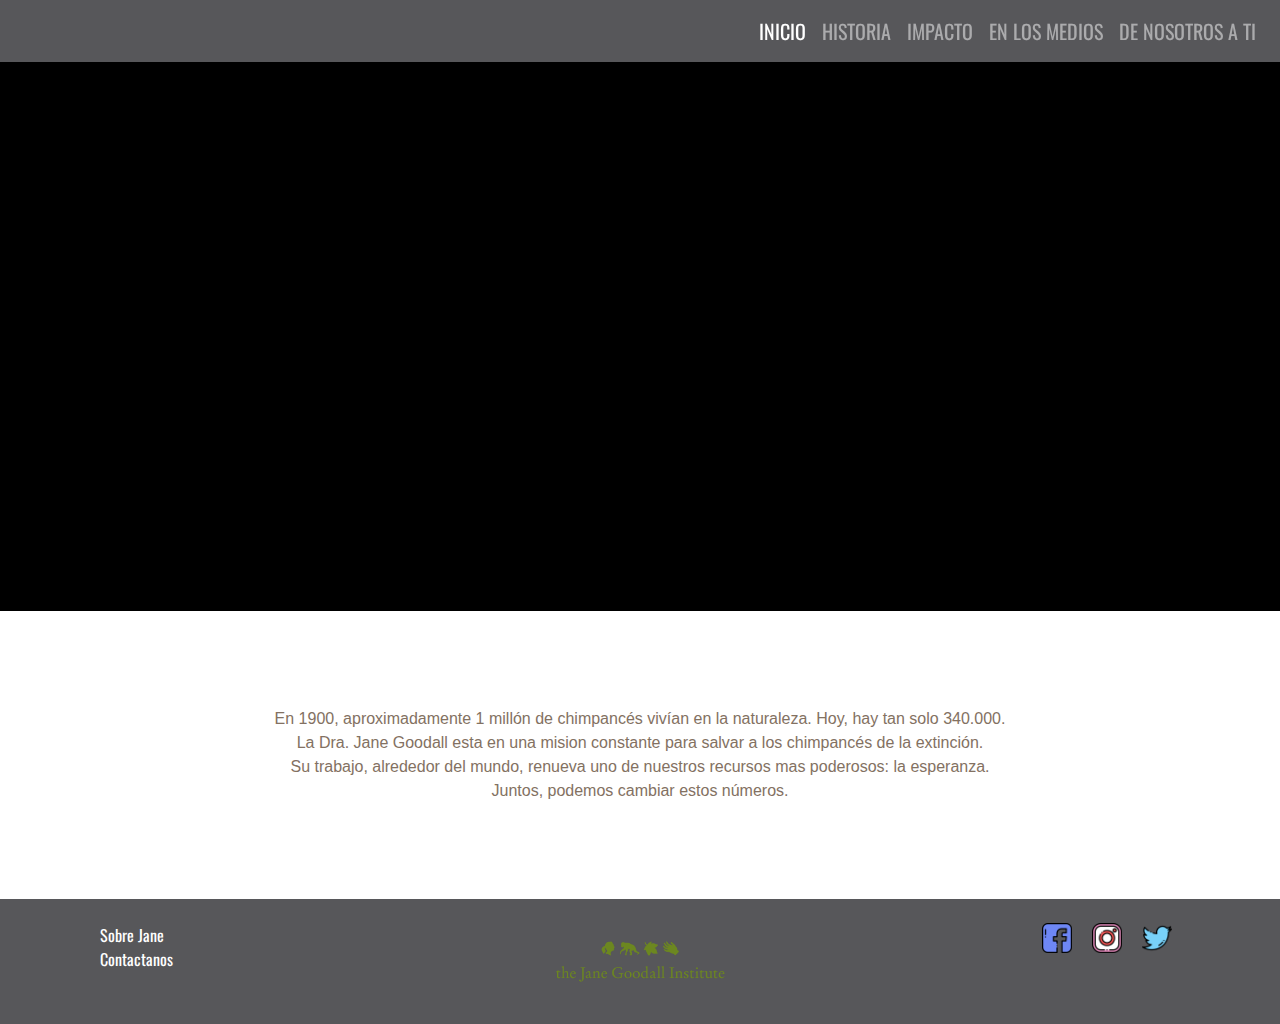
<file: index.html>
<!DOCTYPE html>
<html lang="en">

<head>
  <meta charset="UTF-8">
  <meta name="viewport" content="width=device-width, initial-scale=1, shrink-to-fit=no">
  <title>Inicio</title>
  <!-- Bootstrap CSS -->
  <link rel="stylesheet" href="bootstrap-4.5.0-dist/css/bootstrap.min.css">
  <link rel="stylesheet" href="css/style.css">
  <link rel="stylesheet" href="css/index.css">
  <link href="https://fonts.googleapis.com/css2?family=Oswald:wght@200;300;400;469;500;600;700&display=swap"
    rel="stylesheet">

</head>

<body>

  <!-- NavBar -->
  <header>
    <nav class="navbar navbar-expand-md navbar-dark navbar-bg fixed-top">
      <button class="navbar-toggler" type="button" data-toggle="collapse" data-target="#navbar">
        <span class="navbar-toggler-icon"></span>
      </button>
      <div class="collapse navbar-collapse justify-content-md-end" id="navbar">
        <ul class="navbar-nav">
          <li class="nav-item active">
            <a class="nav-link" href="#">INICIO</a>
          </li>
          <li class="nav-item">
            <a class="nav-link" href="historia.html">HISTORIA</a>
          </li>
          <li class="nav-item">
            <a class="nav-link" href="impacto.html">IMPACTO</a>
          </li>
          <li class="nav-item">
            <a class="nav-link" href="medios.html">EN LOS MEDIOS</a>
          </li>
          <li class="nav-item">
            <a class="nav-link" href="nosotros.html">DE NOSOTROS A TI</a>
          </li>
        </ul>
      </div>
    </nav>
  </header>

  <!-- Loading animation -->
  <div id="preloader" class="row align-items-center justify-content-center placeholder">
    <div class="d-flex ">
      <div class="spinner-border text-success" role="status"></div>
    </div>
    <p class="m-4 text-success"> Cargando...</p>
  </div>

  <!-- main  -->
  <main id="main" role="main" class="main container-main hide">
    <div class="bg-negro mh-100">
      <div class="embed-responsive embed-responsive-21by9">
        <iframe class="embed-responsive-item" src="https://www.youtube.com/embed/jVpvln_pSQc?autoplay=1"
          allowfullscreen></iframe>
      </div>
    </div>
        
        <div class="container p-5">
      <p class="m-5 text-center quote-text">
                                          
        En 1900, aproximadamente 1 millón de chimpancés vivían en la naturaleza. Hoy, hay tan solo 340.000.<br>
        La Dra. Jane Goodall esta en una mision constante para salvar a los chimpancés de la extinción.<br>
        Su trabajo, alrededor del mundo, renueva uno de nuestros recursos mas poderosos: la esperanza.<br>
        Juntos, podemos cambiar estos números.
      </p>
    </div>
  </main>

  <!-- Footer  -->
  <footer class="py-4 footer">
    <div class="row container mx-auto ">
      <div class="col-12 col-md text-center text-md-left">
        <ul class="list-unstyled text-small">
          <li><a href="cv.html" class="text-white">Sobre Jane</a></li>
          <li><a href="contacto.html" class="text-white">Contactanos</a></li>
        </ul>
      </div>
      <div class="col-12 col-md text-center">
        <img src="assets/Institutologo.png" alt="logo" width="200" height="auto">
      </div>
      <div class="col-12 col-md text-center text-md-right">
        <a href="https://www.facebook.com">
          <img src="assets/facebook.png" class="mx-2 rrss" alt="" width="30" height="30">
        </a>
        <a href="https://instagram.com">
          <img src="assets/instagram.png" class="mx-2 rrss" alt="" width="30" height="30">
        </a>
        <a href="https://twitter.com">
          <img src="assets/twitter.png" class="mx-2 rrss" alt="" width="30" height="30">
        </a>
      </div>
    </div>
  </footer>

  <!-- Scripts -->
  <script src="js/jquery-3.0.0.js"></script>
  <script src="bootstrap-4.5.0-dist/js/bootstrap.bundle.min.js"></script>
  <script src="js/index.js"></script>
</body>

</html>
</file>
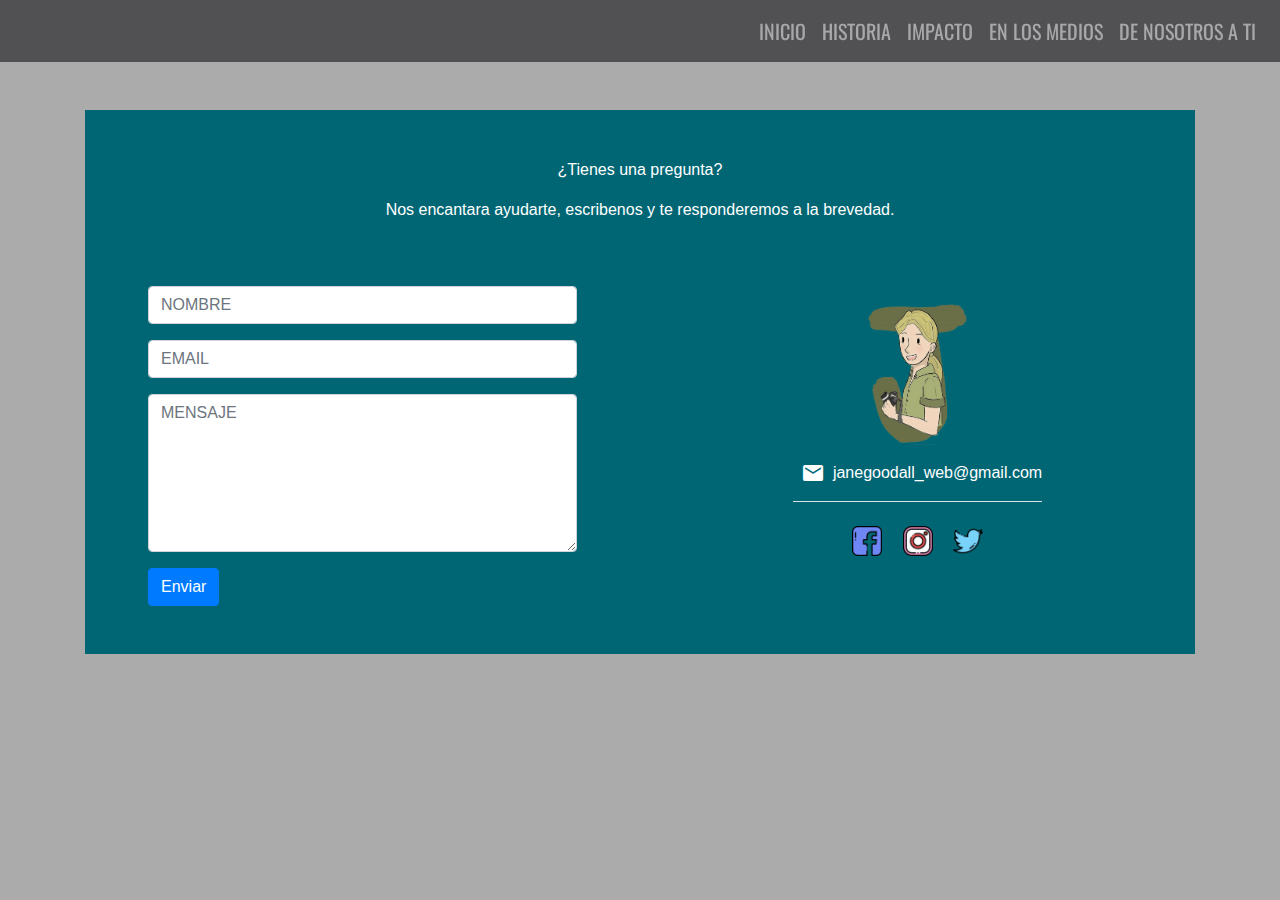
<file: contacto.html>
<!DOCTYPE html>
<html lang="en">

<head>
  <meta charset="UTF-8">
  <meta name="viewport" content="width=device-width, initial-scale=1, shrink-to-fit=no">
  <title>Contacto</title>
  <!-- Bootstrap CSS -->
  <link rel="stylesheet" href="bootstrap-4.5.0-dist/css/bootstrap.min.css">
  <link rel="stylesheet" href="css/style.css">
  <link rel="stylesheet" href="css/contacto.css">
  <link href="https://fonts.googleapis.com/css2?family=Oswald:wght@200;300;400;469;500;600;700&display=swap"
    rel="stylesheet">
  <link rel="stylesheet" href="https://fonts.googleapis.com/icon?family=Material+Icons">

</head>

<body class="main-bg">

  <!-- NavBar -->
  <header>
    <nav class="navbar navbar-expand-md navbar-dark navbar-bg fixed-top">
      <button class="navbar-toggler" type="button" data-toggle="collapse" data-target="#navbar">
        <span class="navbar-toggler-icon"></span>
      </button>
      <div class="collapse navbar-collapse justify-content-md-end" id="navbar">
        <ul class="navbar-nav">
          <li class="nav-item">
            <a class="nav-link" href="index.html">INICIO</a>
          </li>
          <li class="nav-item">
            <a class="nav-link" href="historia.html">HISTORIA</a>
          </li>
          <li class="nav-item">
            <a class="nav-link" href="impacto.html">IMPACTO</a>
          </li>
          <li class="nav-item">
            <a class="nav-link" href="medios.html">EN LOS MEDIOS</a>
          </li>
          <li class="nav-item">
            <a class="nav-link" href="nosotros.html">DE NOSOTROS A TI</a>
          </li>
        </ul>
      </div>
    </nav>
  </header>

  <!-- Loading animation -->
  <div id="preloader" class="row align-items-center justify-content-center placeholder">
    <div class="d-flex ">
      <div class="spinner-border text-success" role="status"></div>
    </div>
    <p class="m-4 text-success"> Cargando...</p>
  </div>

  <!-- main  -->
  <main id="main" role="main" class="main hide">

    <div class="pt-5 container">
      <div class="d-flex flex-column  text-white bg-petroleo">
       
        <div class="text-center mx-4 pt-5">
          <p>¿Tienes una pregunta?</p>
          <p>Nos encantara ayudarte, escribenos y te responderemos a la brevedad.</p>
        </div>
        <div class="row m-0">
          <div class="col-12 col-md-6">

            <form action="" class="m-5">
              <div class="form-group">
                <input type="text" class="form-control" id="name" placeholder="NOMBRE" name="name" required>
    
              </div>
              <div class="form-group">
                <input type="email" class="form-control" id="email" placeholder="EMAIL" name="email" required>
              </div>
              <div class="form-group">
                <textarea class="form-control" id="message" rows="6" placeholder="MENSAJE" name="message"
                  required></textarea>
              </div>
              <button type="submit" class="btn btn-primary">Enviar</button>
            </form>

          </div>
          <div class="mb-4 col-12 col-md-6 d-flex flex-column justify-content-center align-items-center">
            <img src="assets/jane-logo.png" alt="" width="100px" class="m-3">
            <div class="d-flex justify-content-center border-bottom">
              <a href="mailto:janegoodall_web@gmail.com" class="text-white">
                <i class="material-icons mx-2">mail</i>
              </a>
              <a href="mailto:janegoodall_web@gmail.com" class="text-white">
                <p>janegoodall_web@gmail.com</p>
              </a>
            </div>
            <div class="m-4">
              <a href="https://www.facebook.com">
                <img src="assets/facebook.png" class="mx-2 rrss" alt="" width="30" height="30">
              </a>
              <a href="https://instagram.com">
                <img src="assets/instagram.png" class="mx-2 rrss" alt="" width="30" height="30">
              </a>
              <a href="https://twitter.com">
                <img src="assets/twitter.png" class="mx-2 rrss" alt="" width="30" height="30">
              </a>
            </div>
          </div>
        </div>
      </div>
    </div>
  </main>

  <!-- Scripts -->
  <script src="js/jquery-3.0.0.js"></script>
  <script src="bootstrap-4.5.0-dist/js/bootstrap.bundle.min.js"></script>
  <script src="js/index.js"></script>
</body>

</html>
</file>
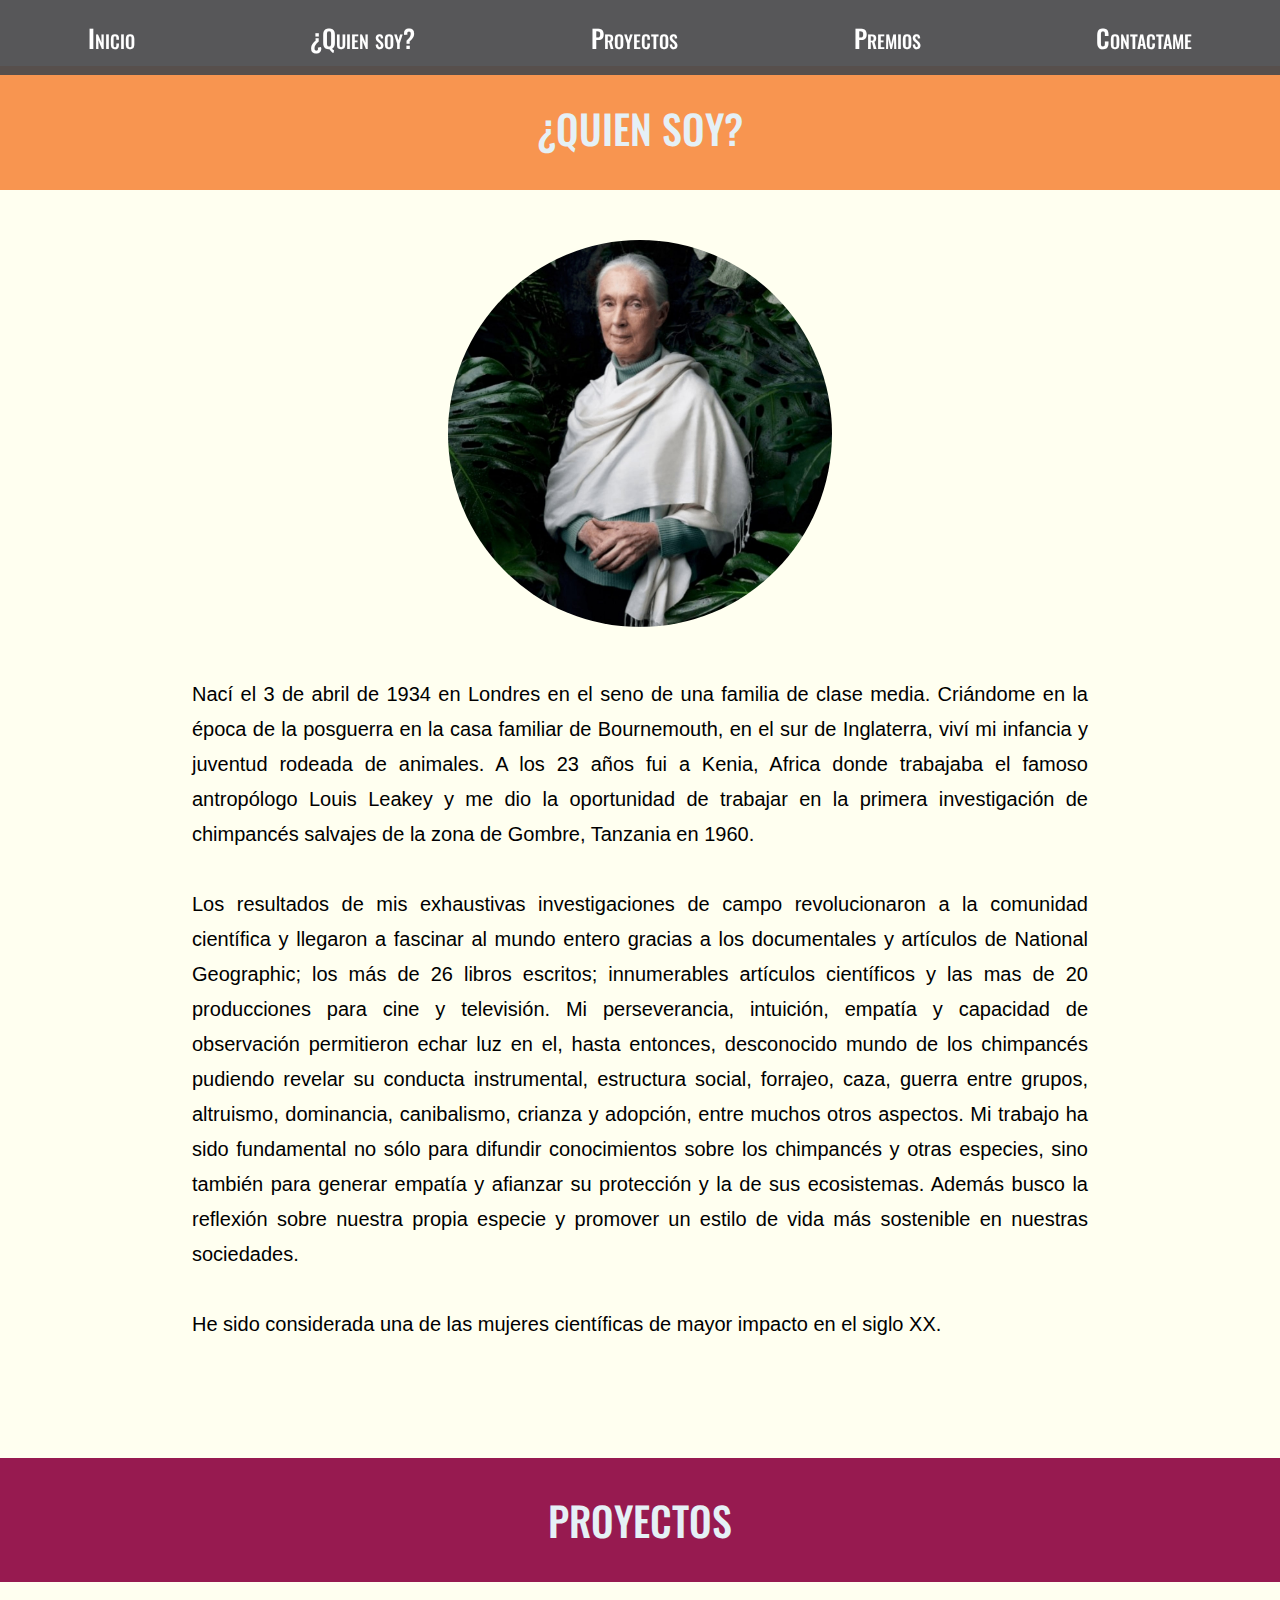
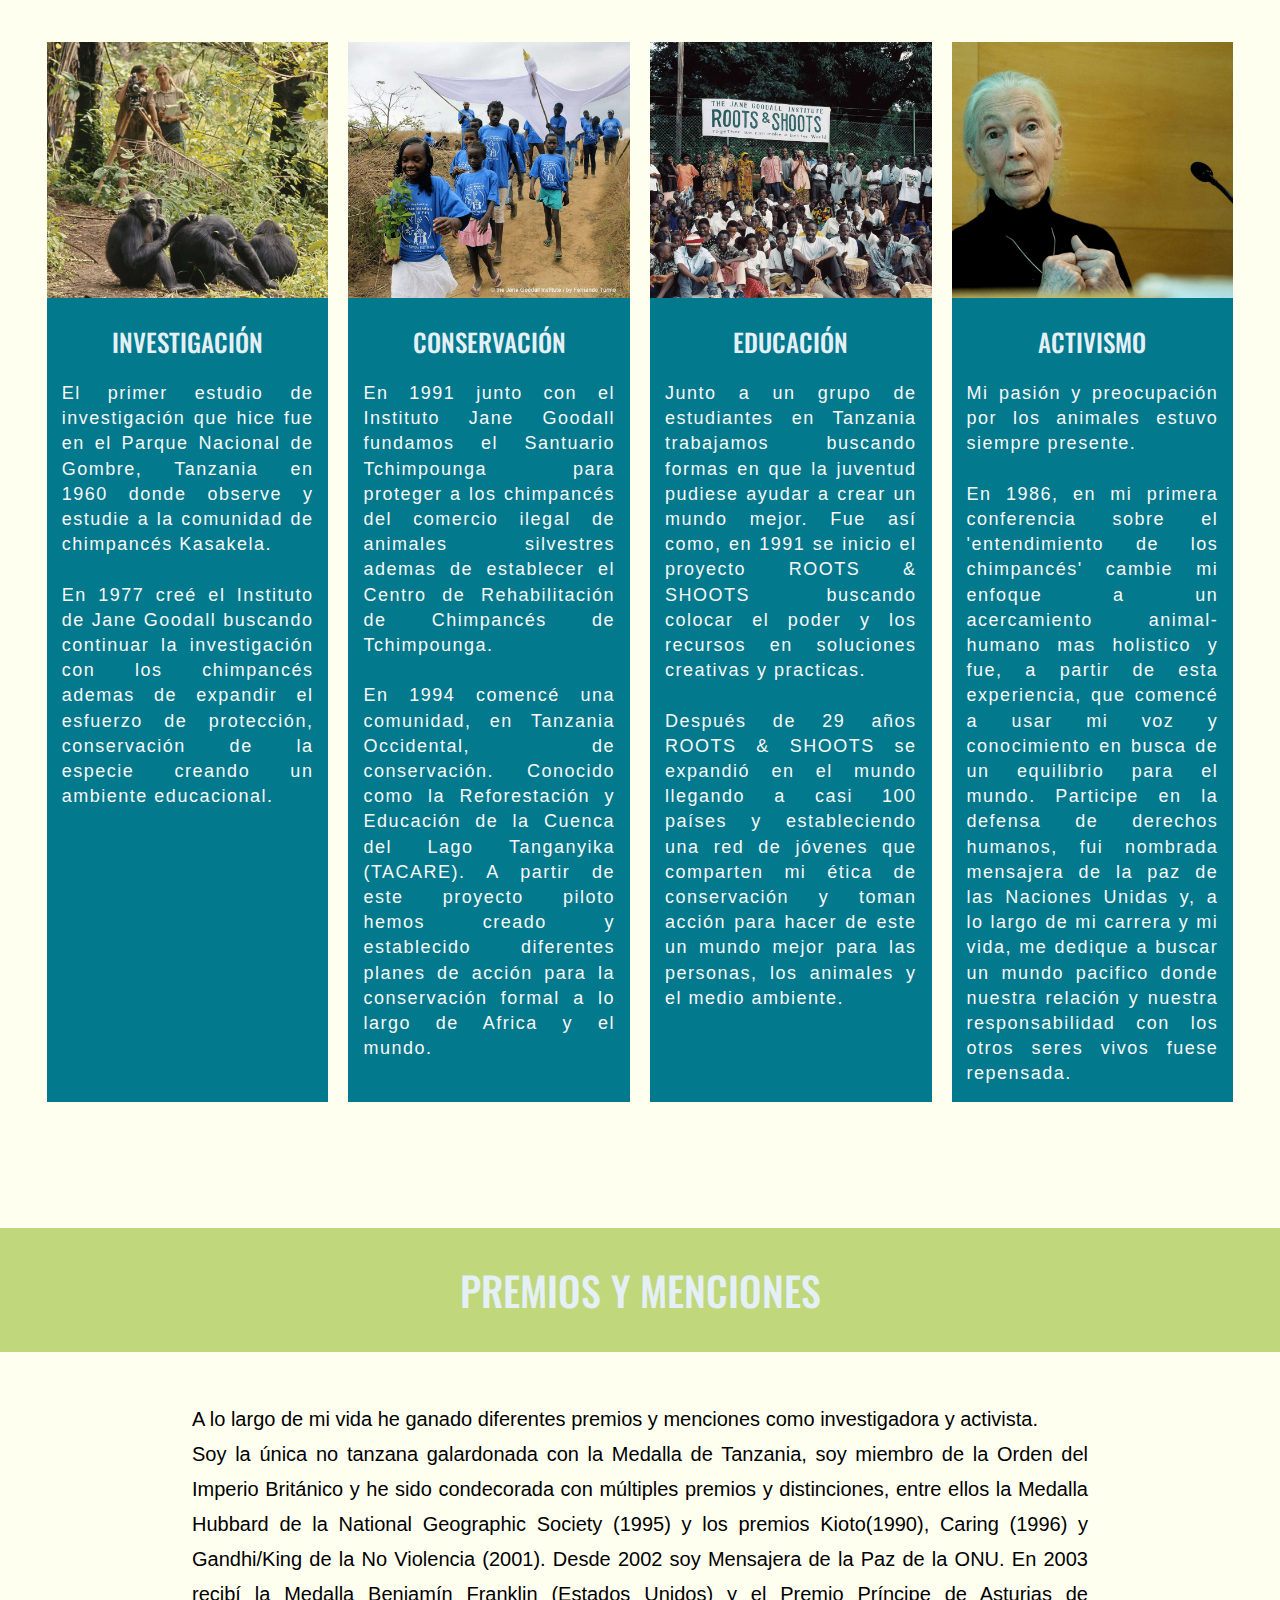
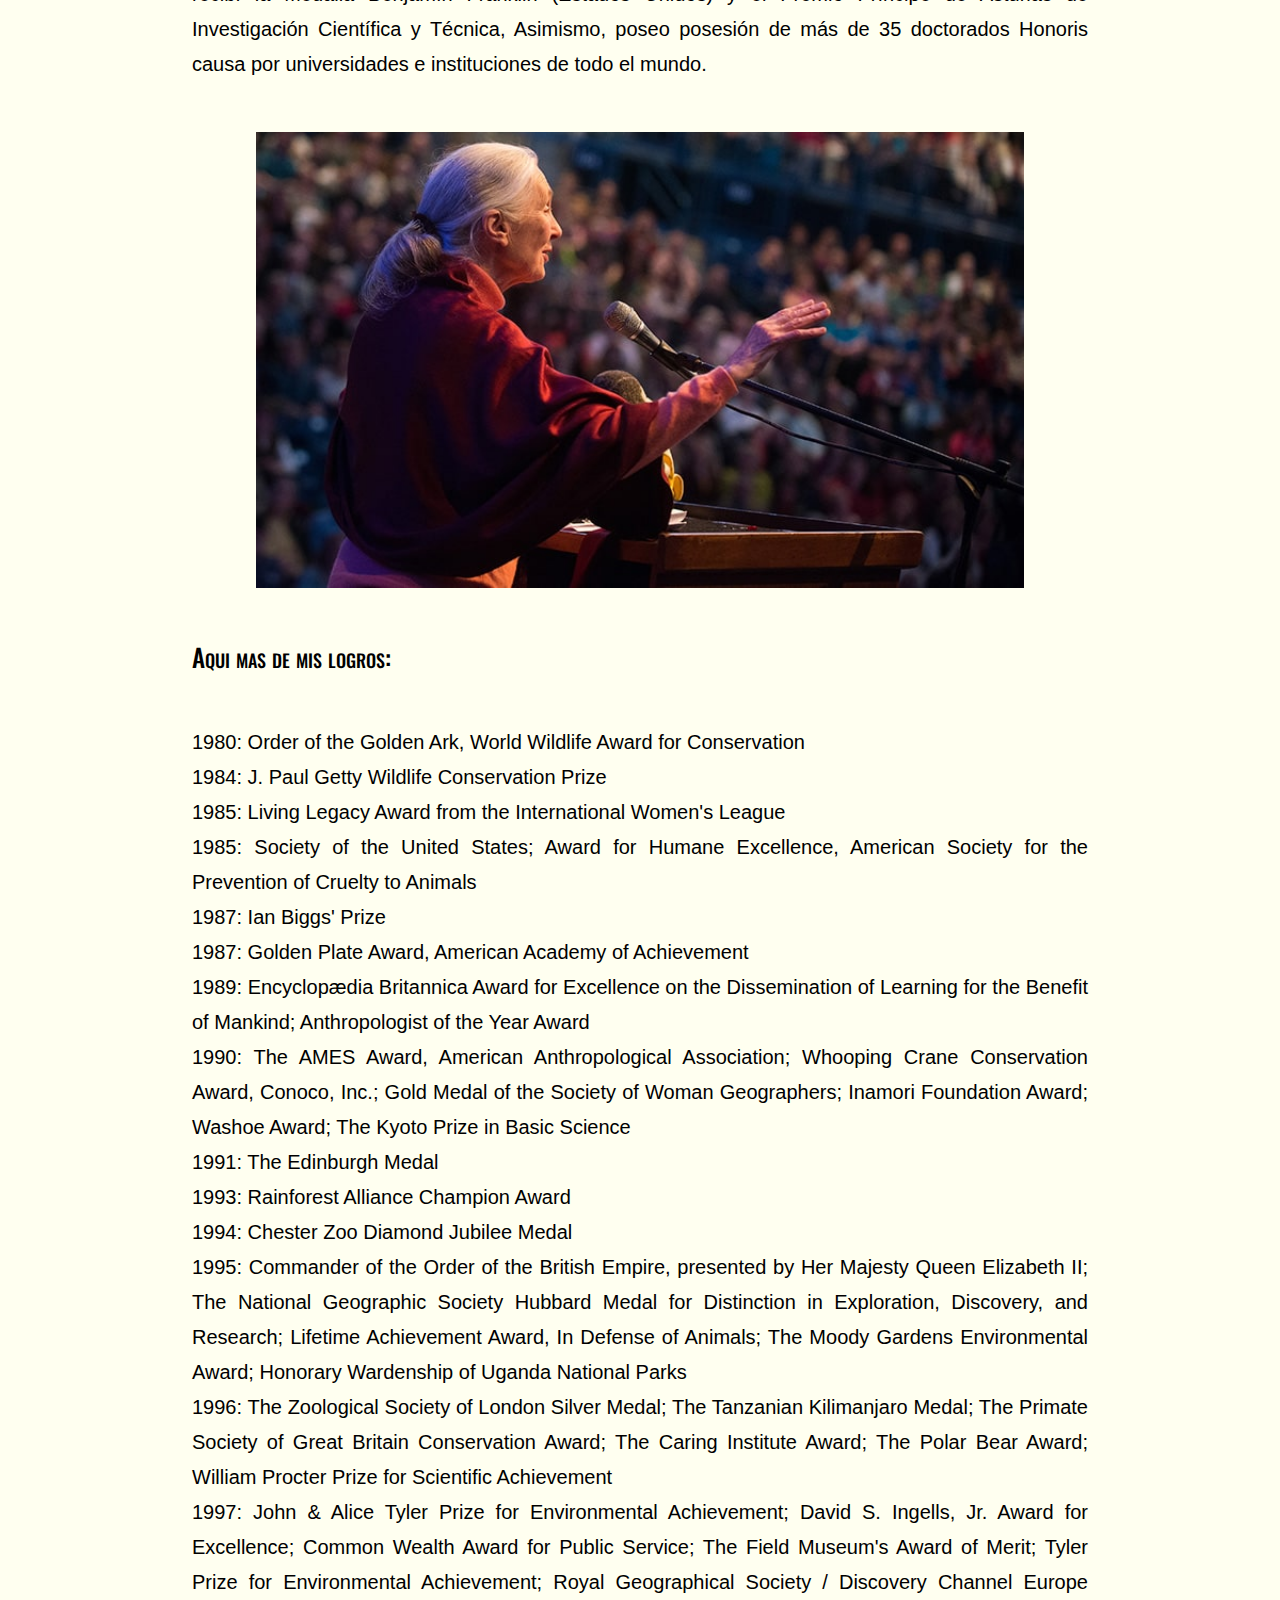
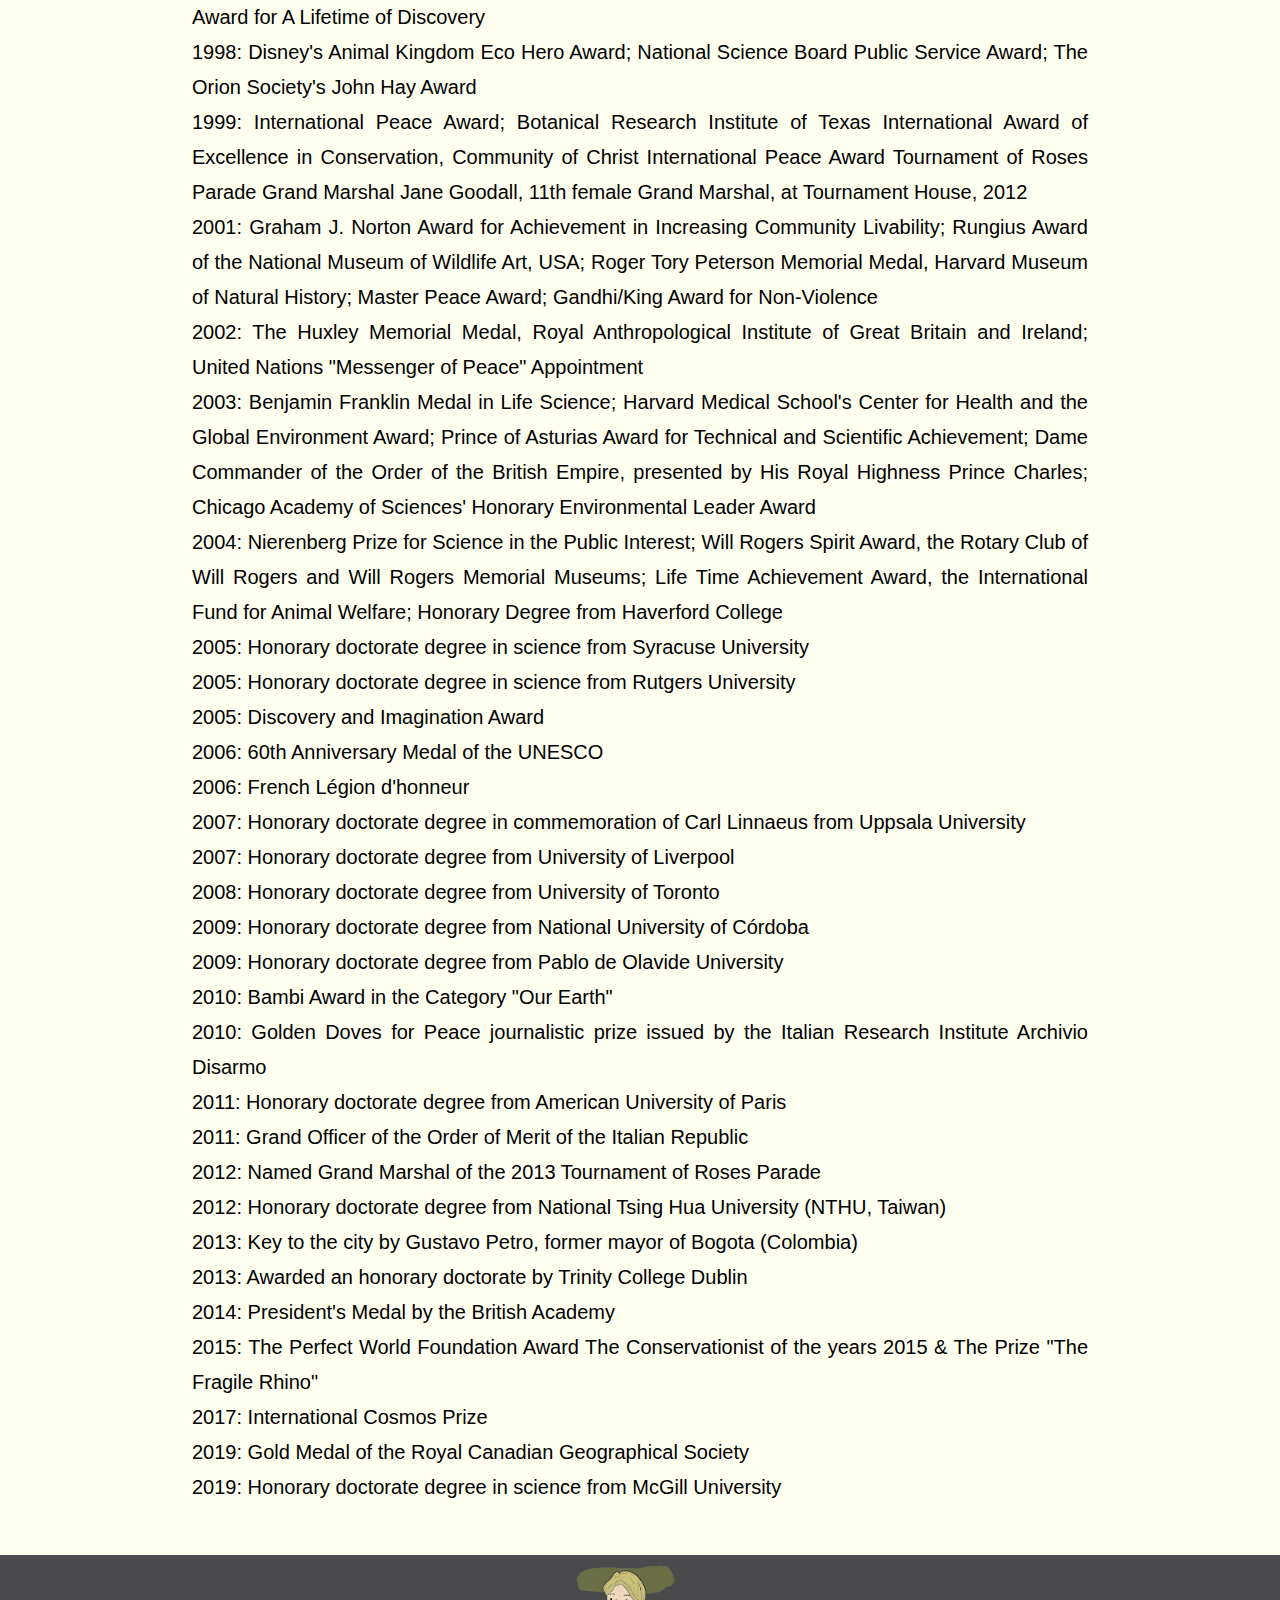
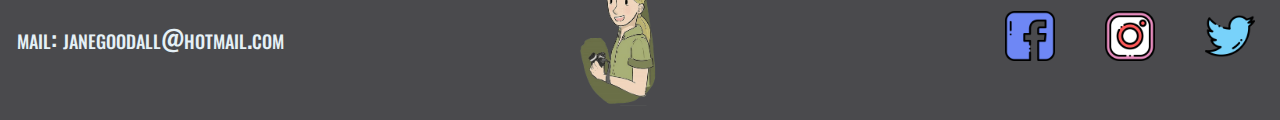
<file: cv.html>
<!doctype html>
<html>

<head>
	<meta charset="UTF-8">
	<meta name="viewport" content="width=device-width,initial-scale=1">
	<link href="css/JaneCv.css" rel="stylesheet">
	<link href="https://fonts.googleapis.com/css2?family=Oswald:wght@200;300;400;469;500;600;700&display=swap"
		rel="stylesheet">
	<title>Jane CV</title>
</head>

<body>

	<!-- Navigation Bar -->
	<div class="navbar">
		 <a class="nav-link" href="index.html"> Inicio </a> 
		<a href="#quien"> ¿Quien soy?</a>
		<a href="#proyectos">Proyectos </a>
		<a href="#premios">Premios</a>
		<a href="#footer">Contactame </a>
	</div>

	<section class="section" id="quien">
		<h1 class=" quien">¿QUIEN SOY?</h1>
		<img class="img-jane" src="assets/cv-1.jpg" alt="Jane" width="100">
		<div class="text-main">
			<p> Nací el 3 de abril de 1934 en Londres en el seno de una familia de clase media. Criándome en la época de la
				posguerra en la casa familiar de Bournemouth, en el sur de Inglaterra, viví mi infancia y juventud rodeada de
				animales. A los 23 años fui a Kenia, Africa donde trabajaba el famoso antropólogo Louis Leakey y me dio la
				oportunidad de trabajar en la primera investigación de chimpancés salvajes de la zona de Gombre, Tanzania en
				1960.
				<br>
				<br>
				Los resultados de mis exhaustivas investigaciones de campo revolucionaron a la comunidad científica y llegaron
				a
				fascinar al mundo entero gracias a los documentales y artículos de National Geographic; los más de 26 libros
				escritos; innumerables artículos científicos y las mas de 20 producciones para cine y televisión. Mi
				perseverancia, intuición, empatía y capacidad de observación permitieron echar luz en el, hasta entonces,
				desconocido mundo de los chimpancés pudiendo revelar su conducta instrumental, estructura social, forrajeo,
				caza, guerra entre grupos, altruismo, dominancia, canibalismo, crianza y adopción, entre muchos otros
				aspectos.
				Mi trabajo ha sido fundamental no sólo para difundir conocimientos sobre los chimpancés y otras especies, sino
				también para generar empatía y afianzar su protección y la de sus ecosistemas. Además busco la reflexión sobre
				nuestra propia especie y promover un estilo de vida más sostenible en nuestras sociedades.
				<br><br>
				He sido considerada una de las mujeres científicas de mayor impacto en el siglo XX.

			</p>
		</div>
	</section>

	<section class="section" id="proyectos">
		<h1 class="proyecto">PROYECTOS </h1>
		<div class="articles">
			<div class="article">
				<img src="assets/i-card-2-1.jpg" alt="investigacion" width="100" height="100">
				<h2>INVESTIGACIÓN</h2>
				<p>
					El primer estudio de investigación que hice fue en el Parque Nacional de Gombre, Tanzania en 1960
					donde
					observe y estudie a la comunidad de chimpancés Kasakela.
					<br> <br>
					En 1977 creé el Instituto de Jane Goodall buscando continuar la investigación con los chimpancés
					ademas
					de expandir el esfuerzo de protección, conservación de la especie creando un ambiente educacional.
				</p>
			</div>
			<div class="article">
				<img src="assets/i-card-2-2.jpg" alt="conservacion" width="100" height="100">
				<h2>CONSERVACIÓN</h2>
				<p>
					En 1991 junto con el Instituto Jane Goodall fundamos el Santuario Tchimpounga para proteger a los
					chimpancés del comercio ilegal de animales silvestres ademas de establecer el Centro de Rehabilitación
					de Chimpancés de Tchimpounga.
					<br> <br>
					En 1994 comencé una comunidad, en Tanzania Occidental, de conservación. Conocido como la Reforestación
					y
					Educación de la Cuenca del Lago Tanganyika (TACARE). A partir de este proyecto piloto hemos creado y
					establecido diferentes planes de acción para la conservación formal a lo largo de Africa y el mundo.

				</p>
			</div>
			<div class="article">
				<img src="assets/i-card-2-3.jpg" alt="educacion" width="100" height="auto">
				<h2>EDUCACIÓN</h2>
				<p>
					Junto a un grupo de estudiantes en Tanzania trabajamos buscando formas en que la juventud pudiese
					ayudar
					a crear un mundo mejor.
					Fue así como, en 1991 se inicio el proyecto ROOTS & SHOOTS buscando colocar el poder y los recursos en
					soluciones creativas y practicas.
					<br> <br>

					Después de 29 años ROOTS & SHOOTS se expandió en el mundo llegando a casi 100 países y estableciendo
					una
					red de jóvenes que comparten mi ética de conservación y toman acción para hacer de este un mundo mejor
					para las personas, los animales y el medio ambiente.
				</p>
			</div>
			<div class="article">
				<img src="assets/i-card-2-4.jpg" alt="activismo" width="100" height="100">
				<h2>ACTIVISMO</h2>
				<p>
					Mi pasión y preocupación por los animales estuvo siempre presente.
					<br> <br>
					En 1986, en mi primera conferencia sobre el 'entendimiento de los chimpancés' cambie mi enfoque a un
					acercamiento animal-humano mas holistico y fue, a partir de esta experiencia, que comencé a usar mi
					voz
					y conocimiento en busca de un equilibrio para el mundo.

					Participe en la defensa de derechos humanos, fui nombrada mensajera de la paz de las Naciones Unidas
					y,
					a lo largo de mi carrera y mi vida, me dedique a buscar un mundo pacifico donde nuestra relación y
					nuestra responsabilidad con los otros seres vivos fuese repensada.
				</p>
			</div>
		</div>
	</section>

	<section class="section" id="premios">
		<h1 class="title premios">PREMIOS Y MENCIONES </h1>
		<div class="text-main">
			<p class="q3">
				A lo largo de mi vida he ganado diferentes premios y menciones como investigadora y activista.
				<br>
				Soy la única no tanzana galardonada con la Medalla de Tanzania, soy miembro de la Orden del Imperio Británico
				y
				he sido condecorada con múltiples premios y distinciones, entre ellos la Medalla Hubbard de la National
				Geographic Society (1995) y los premios Kioto(1990), Caring (1996) y Gandhi/King de la No Violencia (2001).
				Desde 2002 soy Mensajera de la Paz de la ONU.
				En 2003 recibí la Medalla Benjamín Franklin (Estados Unidos) y el Premio Príncipe de Asturias de Investigación
				Científica y Técnica, Asimismo, poseo posesión de más de 35 doctorados Honoris causa por universidades e
				instituciones de todo el mundo.
			</p>
		</div>
		<img class="img-premios" src="assets/cv-2.jpg" alt="jane premio" width="100" height="100">
		<h3> Aqui mas de mis logros:</h3>
		<div class="text-main">
			<p>
				1980: Order of the Golden Ark, World Wildlife Award for Conservation<br>
				1984: J. Paul Getty Wildlife Conservation Prize<br>
				1985: Living Legacy Award from the International Women's League<br>
				1985: Society of the United States; Award for Humane Excellence, American Society for the Prevention of
				Cruelty to Animals<br>
				1987: Ian Biggs' Prize <br>
				1987: Golden Plate Award, American Academy of Achievement<br>
				1989: Encyclopædia Britannica Award for Excellence on the Dissemination of Learning for the Benefit of
				Mankind; Anthropologist of the Year Award <br>
				1990: The AMES Award, American Anthropological Association; Whooping Crane Conservation Award, Conoco, Inc.;
				Gold Medal of the Society of Woman Geographers; Inamori Foundation Award; Washoe Award; The Kyoto Prize in
				Basic Science <br>
				1991: The Edinburgh Medal <br>
				1993: Rainforest Alliance Champion Award <br>
				1994: Chester Zoo Diamond Jubilee Medal<br>
				1995: Commander of the Order of the British Empire, presented by Her Majesty Queen Elizabeth II; The
				National
				Geographic Society Hubbard Medal for Distinction in Exploration, Discovery, and Research; Lifetime
				Achievement
				Award, In Defense of Animals; The Moody Gardens Environmental Award; Honorary Wardenship of Uganda National
				Parks <br>
				1996: The Zoological Society of London Silver Medal; The Tanzanian Kilimanjaro Medal; The Primate Society of
				Great Britain Conservation Award; The Caring Institute Award; The Polar Bear Award; William Procter Prize
				for
				Scientific Achievement <br>
				1997: John & Alice Tyler Prize for Environmental Achievement; David S. Ingells, Jr. Award for Excellence;
				Common Wealth Award for Public Service; The Field Museum's Award of Merit; Tyler Prize for Environmental
				Achievement; Royal Geographical Society / Discovery Channel Europe Award for A Lifetime of Discovery<br>
				1998: Disney's Animal Kingdom Eco Hero Award; National Science Board Public Service Award; The Orion
				Society's
				John Hay Award <br>
				1999: International Peace Award; Botanical Research Institute of Texas International Award of Excellence in
				Conservation, Community of Christ International Peace Award
				Tournament of Roses Parade Grand Marshal Jane Goodall, 11th female Grand Marshal, at Tournament House,
				2012<br>
				2001: Graham J. Norton Award for Achievement in Increasing Community Livability; Rungius Award of the
				National
				Museum of Wildlife Art, USA; Roger Tory Peterson Memorial Medal, Harvard Museum of Natural History; Master
				Peace Award; Gandhi/King Award for Non-Violence<br>
				2002: The Huxley Memorial Medal, Royal Anthropological Institute of Great Britain and Ireland; United
				Nations
				"Messenger of Peace" Appointment <br>
				2003: Benjamin Franklin Medal in Life Science; Harvard Medical School's Center for Health and the Global
				Environment Award; Prince of Asturias Award for Technical and Scientific Achievement; Dame Commander of the
				Order of the British Empire, presented by His Royal Highness Prince Charles; Chicago Academy of Sciences'
				Honorary Environmental Leader Award <br>
				2004: Nierenberg Prize for Science in the Public Interest; Will Rogers Spirit Award, the Rotary Club of Will
				Rogers and Will Rogers Memorial Museums; Life Time Achievement Award, the International Fund for Animal
				Welfare; Honorary Degree from Haverford College <br>
				2005: Honorary doctorate degree in science from Syracuse University<br>
				2005: Honorary doctorate degree in science from Rutgers University<br>
				2005: Discovery and Imagination Award <br>
				2006: 60th Anniversary Medal of the UNESCO <br>
				2006: French Légion d'honneur <br>
				2007: Honorary doctorate degree in commemoration of Carl Linnaeus from Uppsala University <br>
				2007: Honorary doctorate degree from University of Liverpool <br>
				2008: Honorary doctorate degree from University of Toronto <br>
				2009: Honorary doctorate degree from National University of Córdoba <br>
				2009: Honorary doctorate degree from Pablo de Olavide University <br>
				2010: Bambi Award in the Category "Our Earth" <br>
				2010: Golden Doves for Peace journalistic prize issued by the Italian Research Institute Archivio Disarmo
				<br>
				2011: Honorary doctorate degree from American University of Paris <br>
				2011: Grand Officer of the Order of Merit of the Italian Republic <br>
				2012: Named Grand Marshal of the 2013 Tournament of Roses Parade <br>
				2012: Honorary doctorate degree from National Tsing Hua University (NTHU, Taiwan)<br>
				2013: Key to the city by Gustavo Petro, former mayor of Bogota (Colombia) <br>
				2013: Awarded an honorary doctorate by Trinity College Dublin <br>
				2014: President's Medal by the British Academy <br>
				2015: The Perfect World Foundation Award The Conservationist of the years 2015 & The Prize "The Fragile
				Rhino"
				<br>
				2017: International Cosmos Prize <br>
				2019: Gold Medal of the Royal Canadian Geographical Society <br>
				2019: Honorary doctorate degree in science from McGill University</p>
		</div>
	</section>

	<footer id="footer">
		<div class="contact-us">
			<h2>mail: janegoodall@hotmail.com</h2>
		</div>
		<div class="img-logo">
			<a class="nav-link" href="index.html"> <img src="assets/jane-logo.png" alt="janelogo" width="100"> </a>
		</div>
		<div class="social">
			<a href="http://www.facebook.com" target="_blank">
				<img src="assets/facebook.png" alt="facebook" width="100">
			</a>
			<a href="http://www.instagram.com" target="_blank">
				<img src="assets/instagram.png" alt="facebook" width="100">
			</a>
			<a href="http://www.twitter.com" target="_blank">
				<img src="assets/twitter.png" alt="twitter" width="100">
			</a>
		</div>
	</footer>

</body>

</html>
</file>
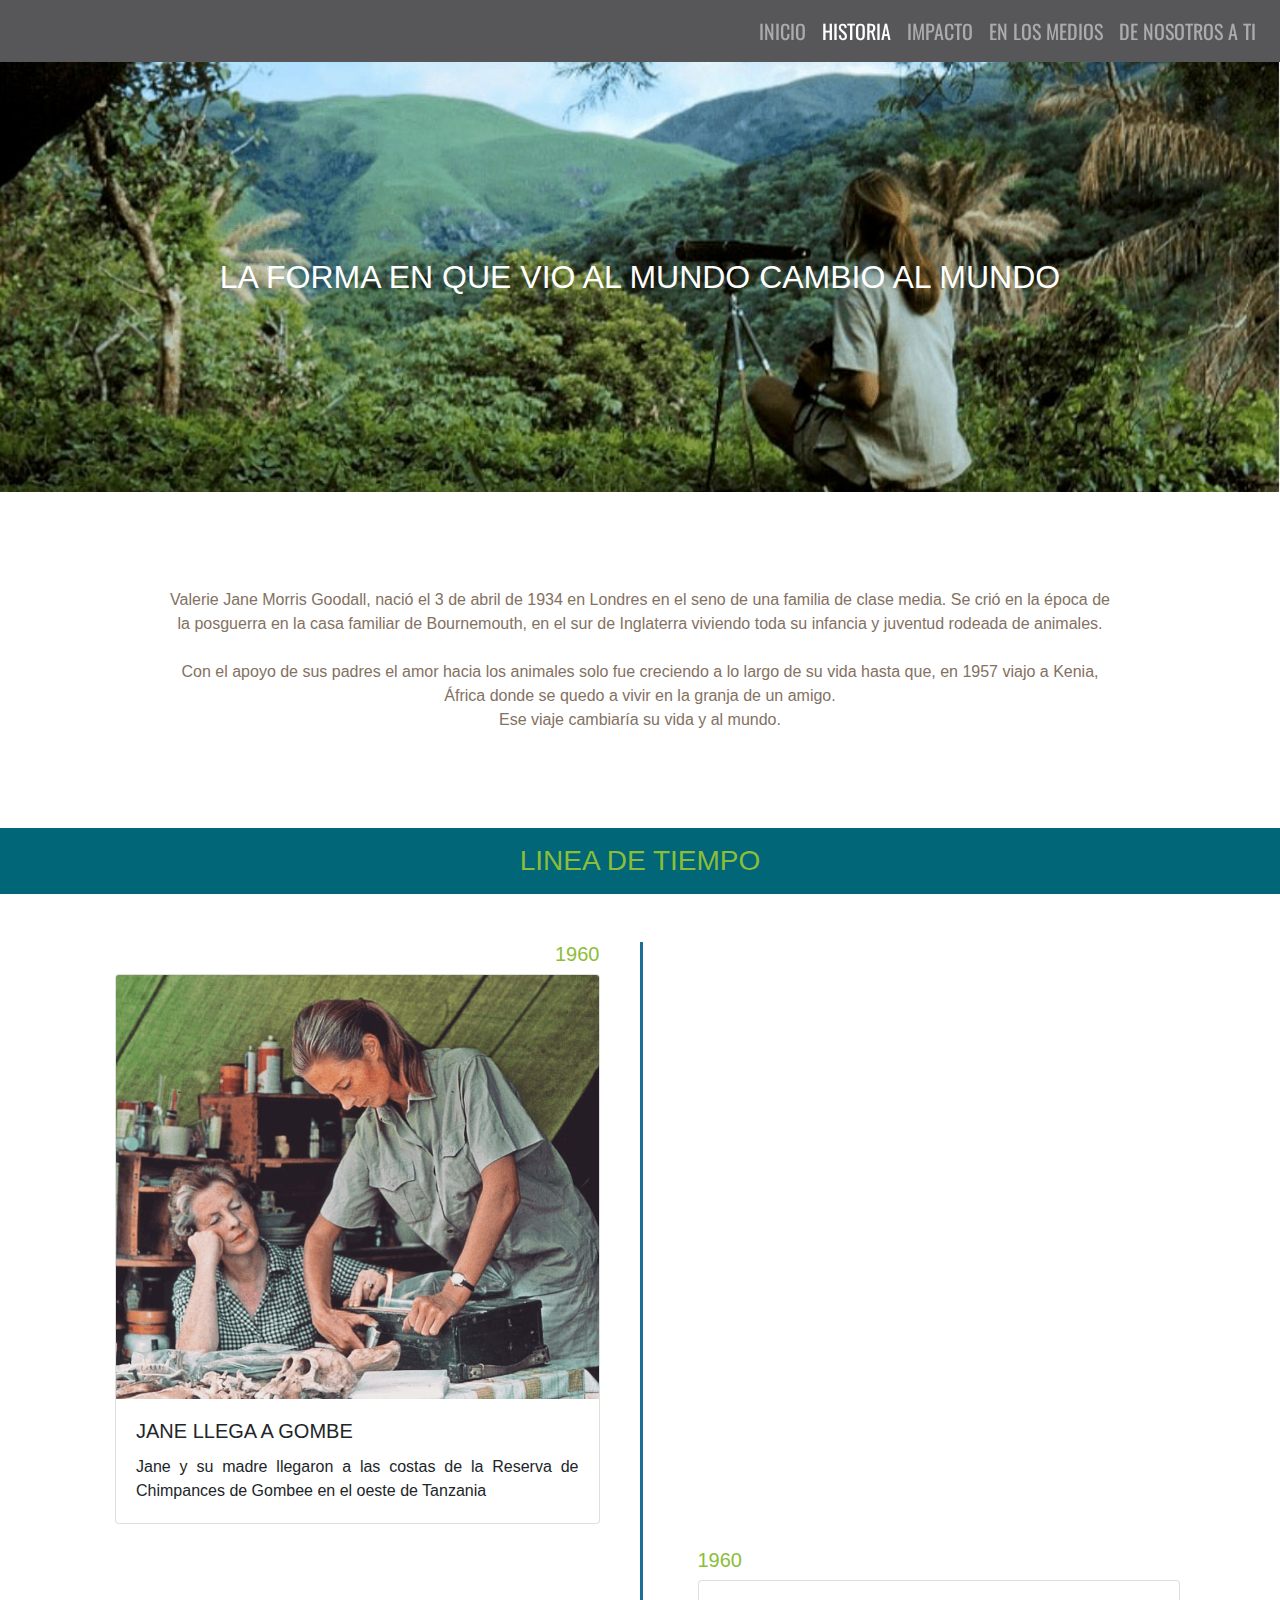
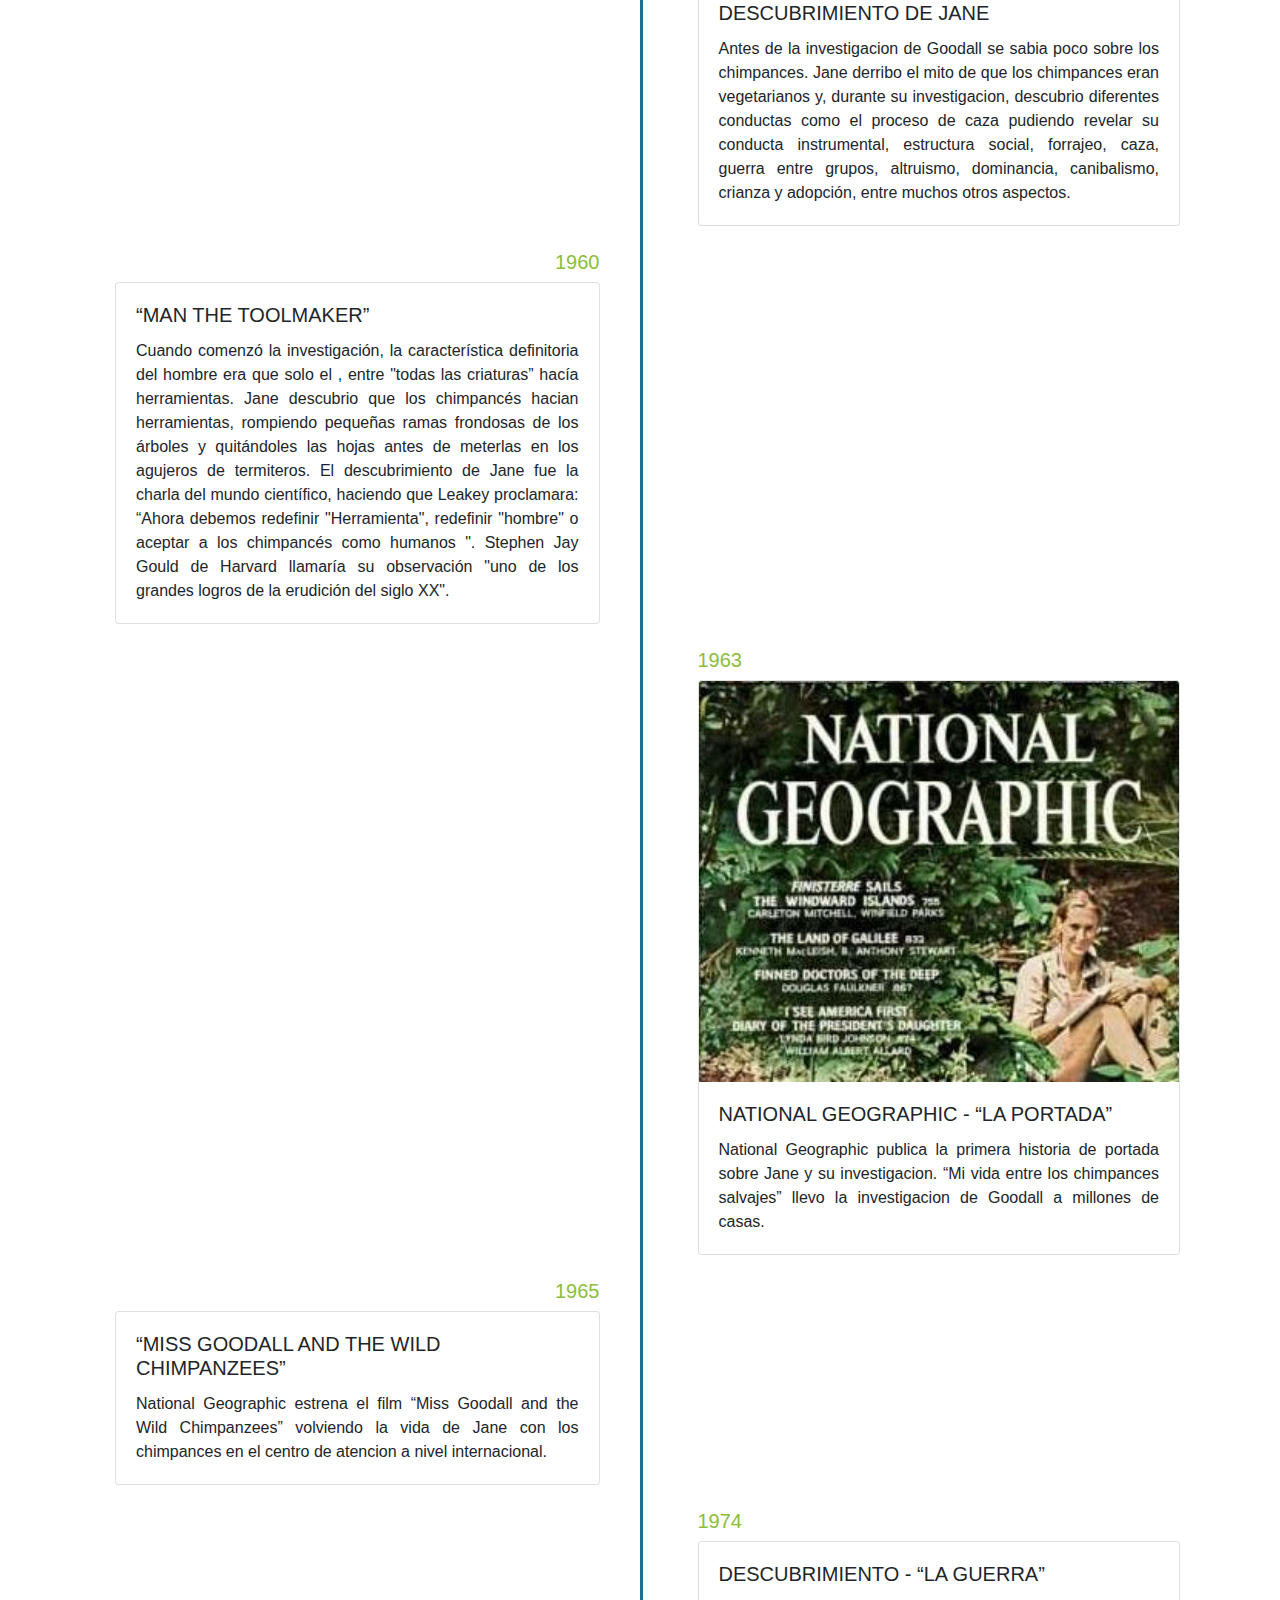
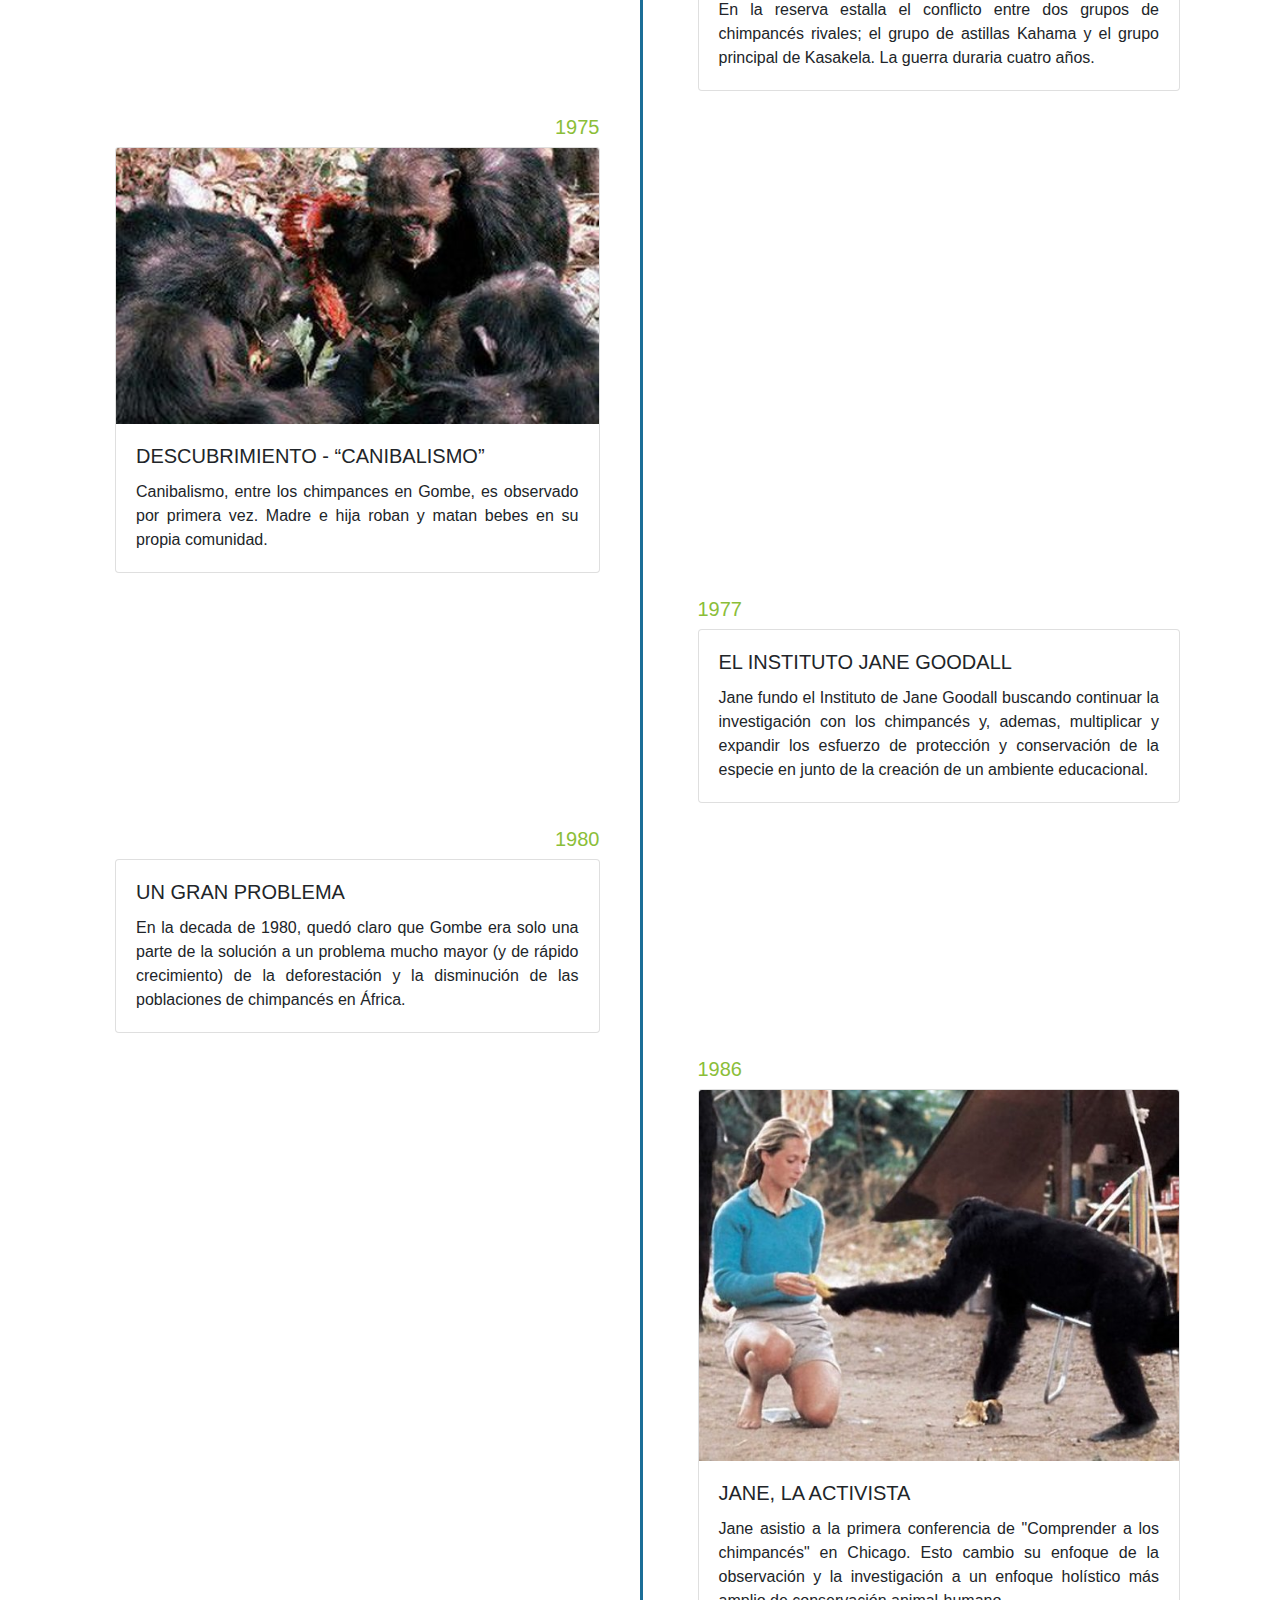
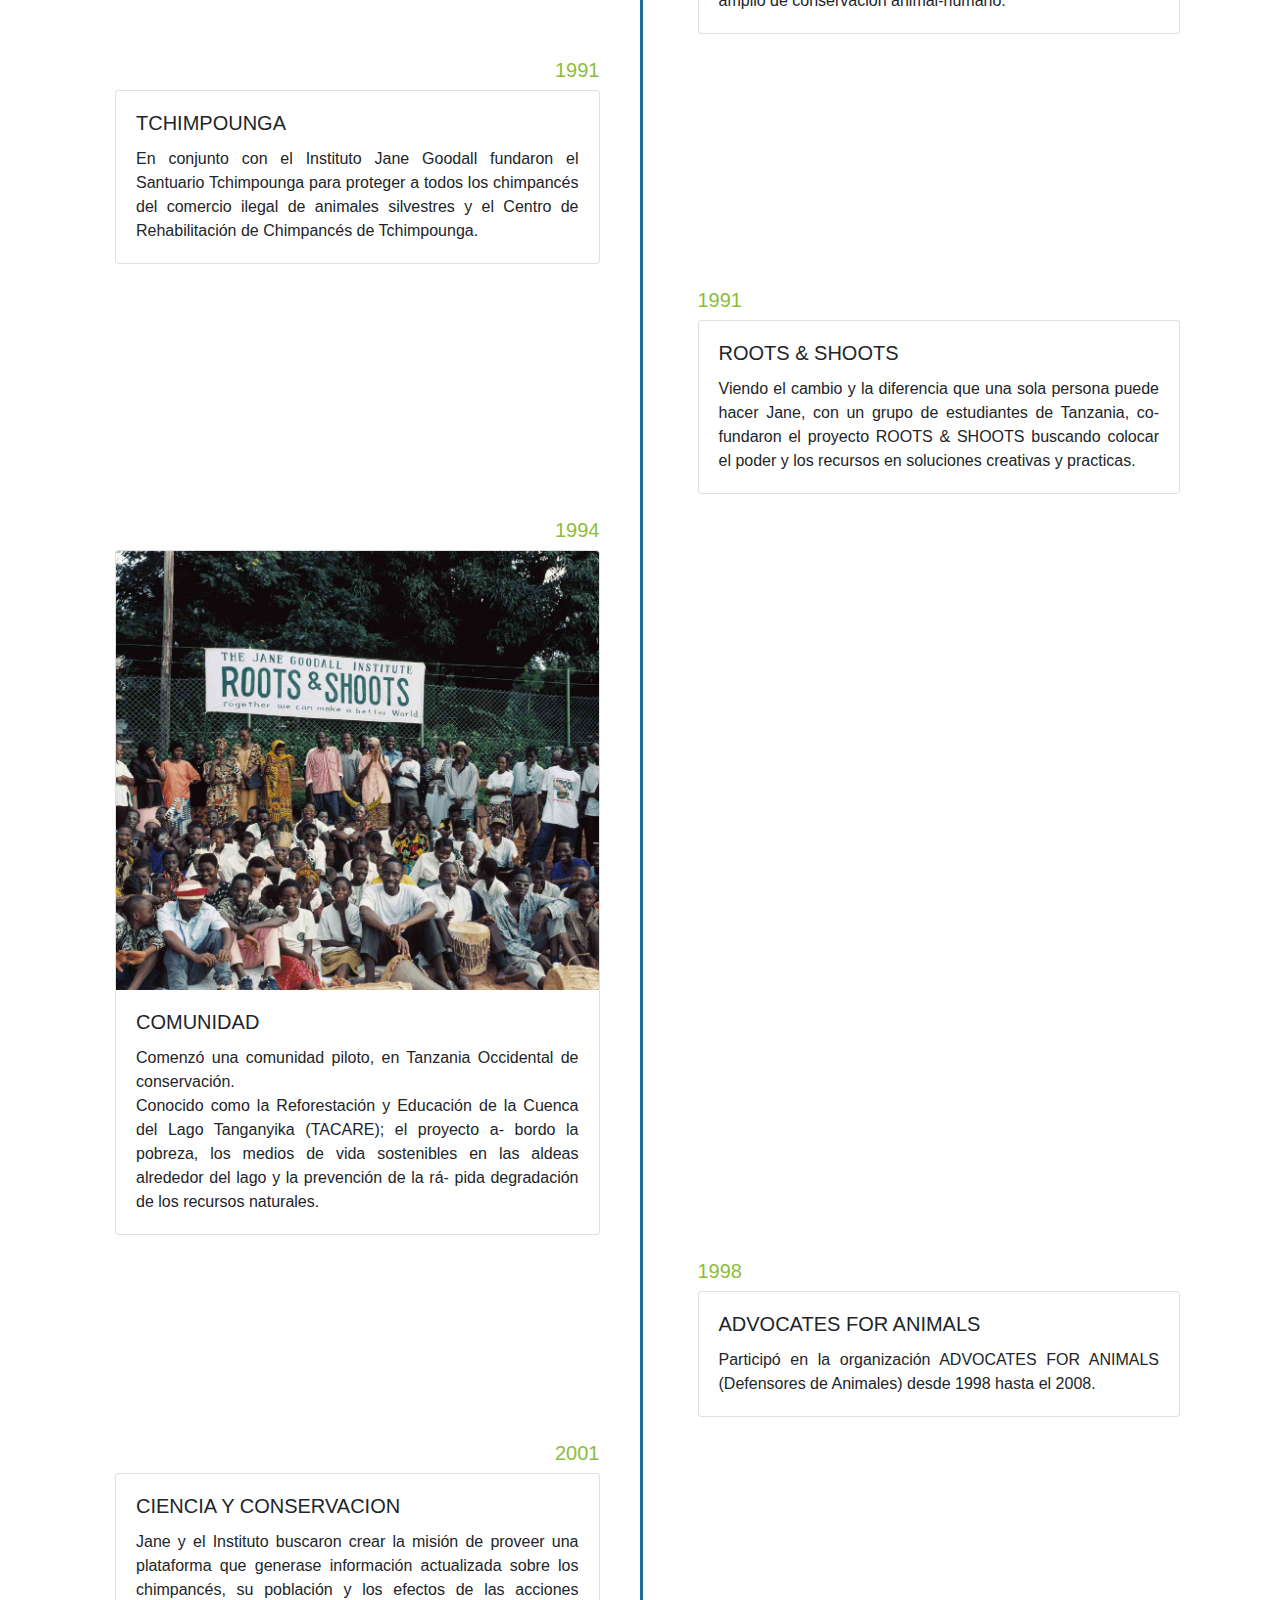
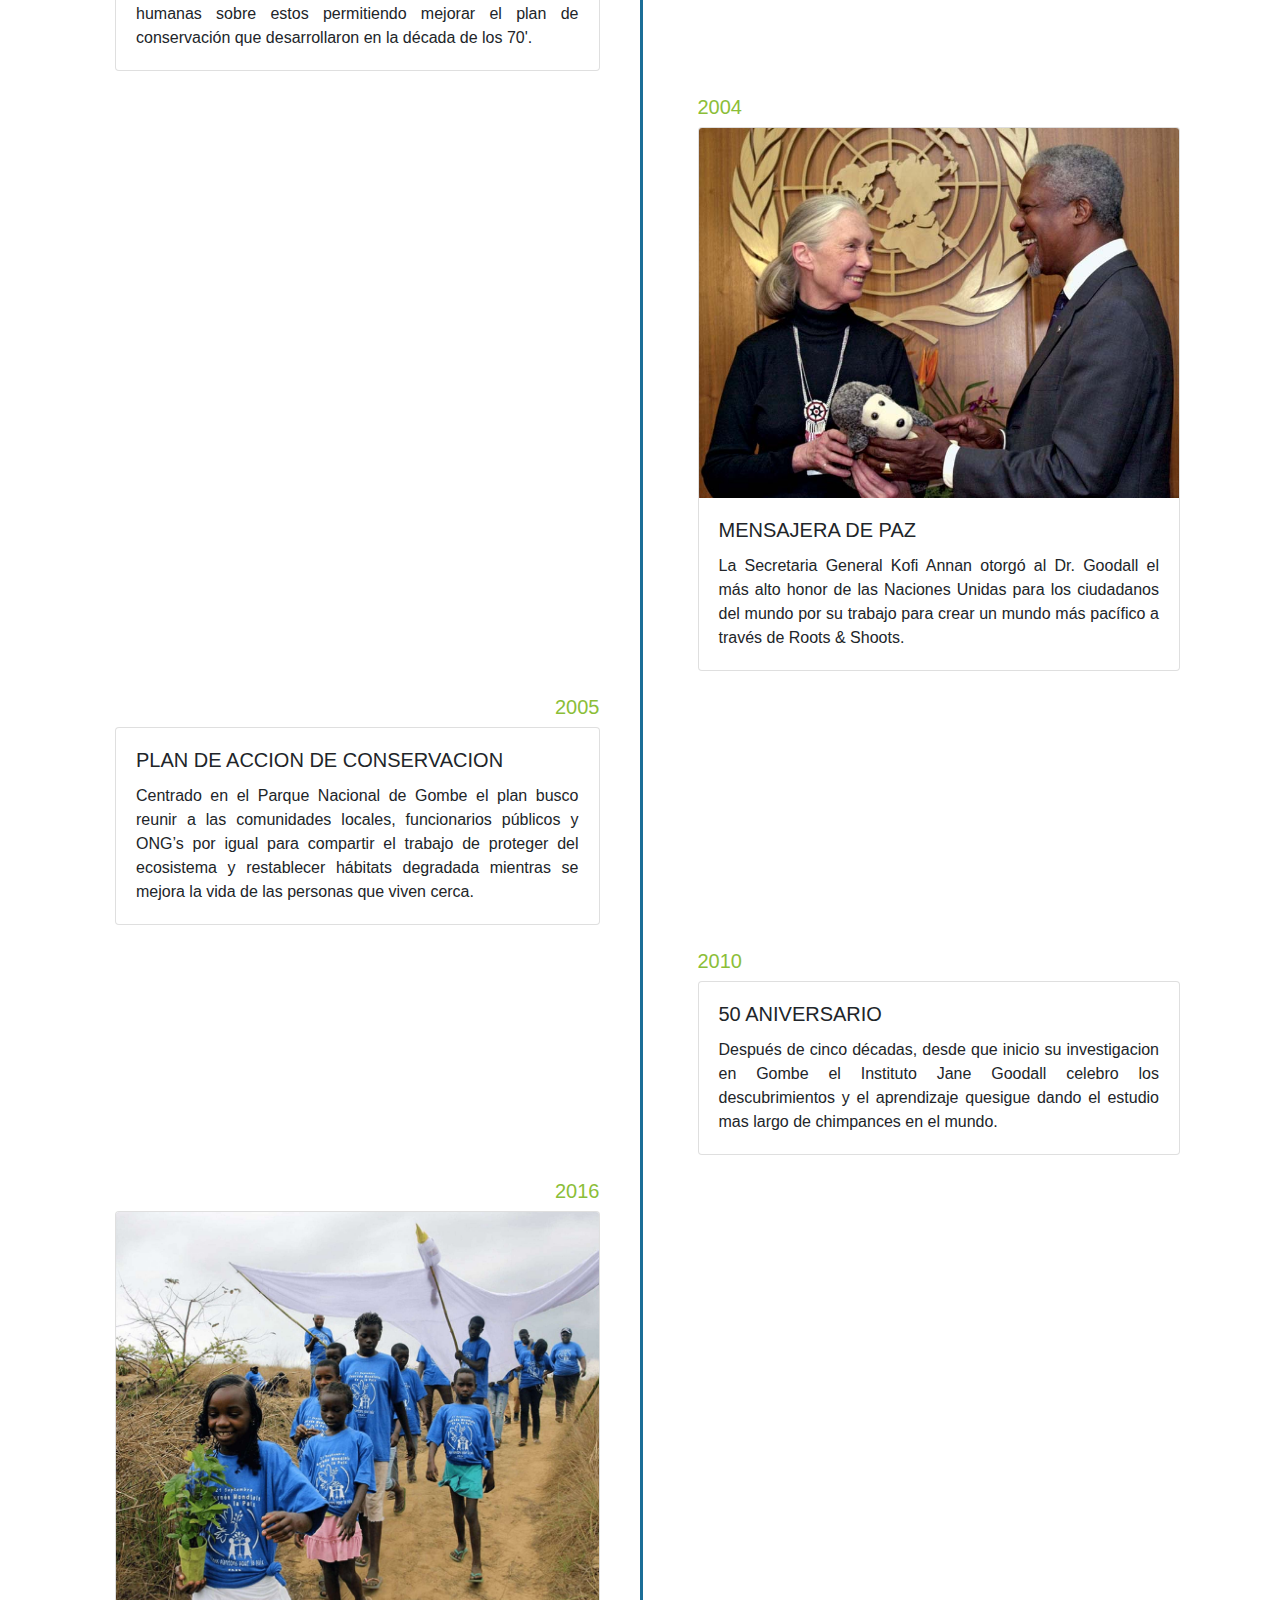
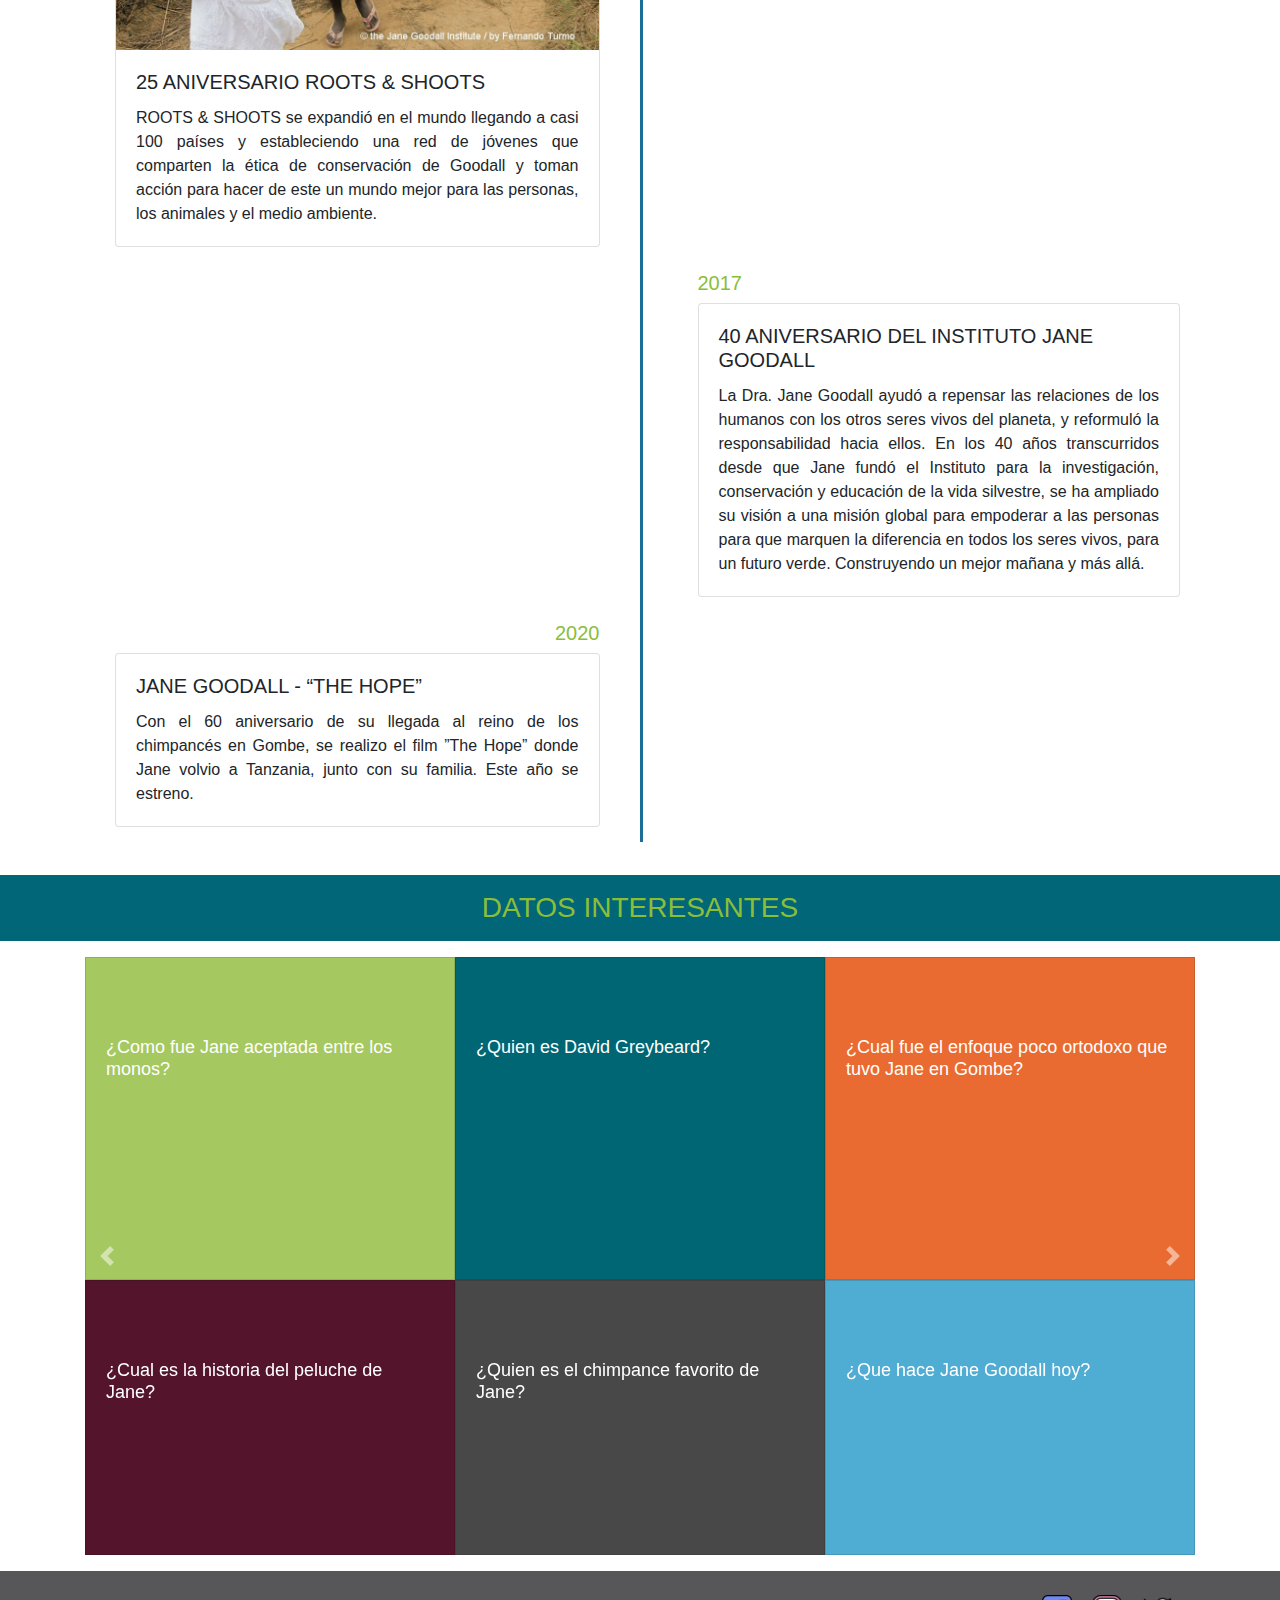
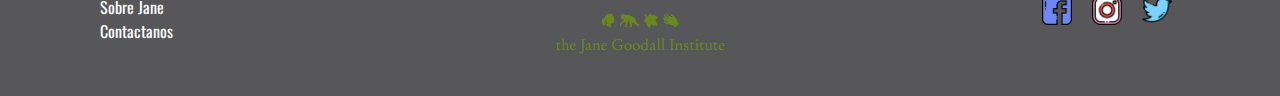
<file: historia.html>
<!DOCTYPE html>
<html lang="en">

<head>
  <meta charset="UTF-8">
  <meta name="viewport" content="width=device-width, initial-scale=1, shrink-to-fit=no">
  <title>História</title>
  <!-- Bootstrap CSS -->
  <link rel="stylesheet" href="bootstrap-4.5.0-dist/css/bootstrap.min.css">
  <link rel="stylesheet" href="css/style.css">
  <link rel="stylesheet" href="css/historia.css">
  <link href="https://fonts.googleapis.com/css2?family=Oswald:wght@200;300;400;469;500;600;700&display=swap"
    rel="stylesheet">

</head>

<body>

  <!-- NavBar -->
  <header>
    <nav class="navbar navbar-expand-md navbar-dark navbar-bg fixed-top">
      <button class="navbar-toggler" type="button" data-toggle="collapse" data-target="#navbar">
        <span class="navbar-toggler-icon"></span>
      </button>
      <div class="collapse navbar-collapse justify-content-md-end" id="navbar">
        <ul class="navbar-nav">
          <li class="nav-item">
            <a class="nav-link" href="index.html">INICIO</a>
          </li>
          <li class="nav-item active">
            <a class="nav-link" href="#">HISTORIA</a>
          </li>
          <li class="nav-item">
            <a class="nav-link" href="impacto.html">IMPACTO</a>
          </li>
          <li class="nav-item">
            <a class="nav-link" href="medios.html" >EN LOS MEDIOS</a>
          </li>
          <li class="nav-item">
            <a class="nav-link" href="nosotros.html">DE NOSOTROS A TI</a>
          </li>
        </ul>
      </div>
    </nav>
  </header>

<!-- Loading animation -->
<div id="preloader" class="row align-items-center justify-content-center placeholder">
  <div class="d-flex ">
    <div class="spinner-border text-success  " role="status"></div>
  </div>
  <p class="m-4 text-success"> Cargando...</p>
</div>

  <!-- main  -->
  <main id="main" role="main" class="main hide">

    <div class="my-md-0 container-fluid historia-header-bg">
      <h2 class="px-2 py-5 px-md-5 my-md-5 text-center text-white">LA FORMA EN QUE VIO AL MUNDO CAMBIO AL MUNDO</h2>
    </div>

    <div class="container p-5">
      <p class="m-5 text-center quote-text">
         Valerie Jane Morris Goodall, nació el 3 de abril de 1934 en Londres en el seno de una familia de clase
        media.
        Se crió en la época de la posguerra en la casa familiar de Bournemouth,
        en el sur de Inglaterra viviendo toda su infancia y juventud rodeada de animales.<br><br>
        Con el apoyo de sus padres el amor hacia los animales solo fue creciendo a lo largo de su vida hasta que, en
        1957 viajo a Kenia, 
        África donde se quedo a vivir en la granja de un amigo. <br>
        Ese viaje cambiaría su vida y al mundo. 
      </p>
    </div>

    <div class="p-0 container-fluid">
      <h3 class="py-3 text-center title bg-title">LINEA DE TIEMPO</h3>
    </div>

    <div class="container">
      <div class="container my-5 timeline">
        <div class="row ml-1 my-4 ml-sm-0 justify-content-end justify-content-md-start">
          <div class="col-md-6 col pr-md-5">
            <h5 class="text-md-right year-c">1960</h5>
            <div class="card">
              <img class="card-img-top" src="assets/h-card-1.jpg" alt="Card image">
              <div class="card-body">
                <h5 class="card-title">JANE LLEGA A GOMBE</h5>
                <p class="card-text text-justify">
                  Jane y su madre llegaron a las costas de la Reserva de Chimpances de Gombee en el oeste de Tanzania
                </p>
              </div>
            </div>
          </div>
        </div>

        <div class="row ml-1 my-4 justify-content-end">
          <div class="col-md-6 col pl-md-5">
            <h5 class="text-left year-c">1960</h5>
            <div class="card">
              <div class="card-body">
                <h5 class="card-title">DESCUBRIMIENTO DE JANE</h5>
                <p class="card-text text-justify">
                  Antes de la investigacion de Goodall se sabia poco sobre los chimpances.
                  Jane derribo el mito de que los chimpances eran vegetarianos y, durante su investigacion, descubrio
                  diferentes conductas como el proceso de caza pudiendo revelar su conducta instrumental, estructura
                  social, forrajeo, caza, guerra entre grupos, altruismo, dominancia, canibalismo, crianza y
                  adopción, entre muchos otros aspectos.
                </p>
              </div>
            </div>
          </div>
        </div>

        <div class="row ml-1 my-4 ml-sm-0 justify-content-end justify-content-md-start">
          <div class="col-md-6 col pr-md-5">
            <h5 class="text-md-right year-c">1960</h5>
            <div class="card">
              <div class="card-body">
                <h5 class="card-title"> “MAN THE TOOLMAKER”</h5>
                <p class="card-text text-justify">
                  Cuando comenzó la investigación, la característica definitoria del hombre era que solo el , entre
                  "todas las criaturas” hacía herramientas. Jane descubrio que los chimpancés hacian herramientas,
                  rompiendo pequeñas ramas frondosas de los árboles y quitándoles las hojas antes de meterlas en los
                  agujeros de termiteros.
                  El descubrimiento de Jane fue la charla del mundo científico, haciendo que Leakey proclamara: “Ahora
                  debemos redefinir "Herramienta", redefinir "hombre" o aceptar a los chimpancés como humanos ".
                  Stephen Jay Gould de Harvard llamaría su observación "uno de los grandes logros de la erudición del
                  siglo XX".
                </p>
              </div>
            </div>
          </div>
        </div>

        <div class="row ml-1 my-4 justify-content-end">
          <div class="col-md-6 col pl-md-5">
            <h5 class="text-left year-c">1963</h5>
            <div class="card">
              <img class="card-img-top" src="assets/h-card-2.jpg" alt="Card image">
              <div class="card-body">
                <h5 class="card-title">NATIONAL GEOGRAPHIC - “LA PORTADA”</h5>
                <p class="card-text text-justify">
                  National Geographic publica la primera historia de portada sobre Jane y su investigacion.
                  “Mi vida entre los chimpances salvajes” llevo la investigacion de Goodall a millones de casas.
                </p>
              </div>
            </div>
          </div>
        </div>

        <div class="row ml-1 my-4 ml-sm-0 justify-content-end justify-content-md-start">
          <div class="col-md-6 col pr-md-5">
            <h5 class="text-md-right year-c">1965</h5>
            <div class="card">
              <div class="card-body">
                <h5 class="card-title">“MISS GOODALL AND THE WILD CHIMPANZEES”</h5>
                <p class="card-text text-justify">
                  National Geographic estrena el film “Miss Goodall and the Wild Chimpanzees” volviendo la vida de Jane
                  con los chimpances en el centro de atencion a nivel internacional.
                </p>
              </div>
            </div>
          </div>
        </div>

        <div class="row ml-1 my-4 justify-content-end">
          <div class="col-md-6 col pl-md-5">
            <h5 class="text-left year-c">1974</h5>
            <div class="card">
              <div class="card-body">
                <h5 class="card-title"> DESCUBRIMIENTO - “LA GUERRA”</h5>
                <p class="card-text text-justify">
                  En la reserva estalla el conflicto entre dos grupos de chimpancés rivales; el grupo de astillas
                  Kahama y el grupo principal de Kasakela. La guerra duraria cuatro años.
                </p>
              </div>
            </div>
          </div>
        </div>

        <div class="row ml-1 my-4 ml-sm-0 justify-content-end justify-content-md-start">
          <div class="col-md-6 col pr-md-5">
            <h5 class="text-md-right year-c">1975</h5>
            <div class="card">
              <img class="card-img-top" src="assets/h-card-3.jpg" alt="Card image">
              <div class="card-body">
                <h5 class="card-title"> DESCUBRIMIENTO - “CANIBALISMO”</h5>
                <p class="card-text text-justify">
                  Canibalismo, entre los chimpances en Gombe, es observado por primera vez. Madre e hija roban y matan
                  bebes en su propia comunidad.
                </p>
              </div>
            </div>
          </div>
        </div>

        <div class="row ml-1 my-4 justify-content-end">
          <div class="col-md-6 col pl-md-5">
            <h5 class="text-left year-c">1977</h5>
            <div class="card">
              <div class="card-body">
                <h5 class="card-title">EL INSTITUTO JANE GOODALL</h5>
                <p class="card-text text-justify">
                  Jane fundo el Instituto de Jane Goodall buscando continuar la investigación con los chimpancés y,
                  ademas, multiplicar y expandir los esfuerzo de protección y conservación de la especie en junto de
                  la creación de un ambiente educacional.
                </p>
              </div>
            </div>
          </div>
        </div>

        <div class="row ml-1 my-4 ml-sm-0 justify-content-end justify-content-md-start">
          <div class="col-md-6 col pr-md-5">
            <h5 class="text-md-right year-c">1980</h5>
            <div class="card">
              <div class="card-body">
                <h5 class="card-title"> UN GRAN PROBLEMA</h5>
                <p class="card-text text-justify">
                  En la decada de 1980, quedó claro que Gombe era solo una parte de la solución a un problema mucho
                  mayor (y de rápido crecimiento) de la deforestación y la disminución de las poblaciones de
                  chimpancés en África.
                </p>
              </div>
            </div>
          </div>
        </div>

        <div class="row ml-1 my-4 justify-content-end">
          <div class="col-md-6 col pl-md-5">
            <h5 class="text-left year-c">1986</h5>
            <div class="card">
              <img class="card-img-top" src="assets/h-card-4.jpg" alt="Card image">
              <div class="card-body">
                <h5 class="card-title">JANE, LA ACTIVISTA</h5>
                <p class="card-text text-justify">
                  Jane asistio a la primera conferencia de "Comprender a los chimpancés" en Chicago. Esto cambio su
                  enfoque de la observación y la investigación a un enfoque holístico más amplio de conservación
                  animal-humano.
                </p>
              </div>
            </div>
          </div>
        </div>

        <div class="row ml-1 my-4 ml-sm-0 justify-content-end justify-content-md-start">
          <div class="col-md-6 col pr-md-5">
            <h5 class="text-md-right year-c">1991</h5>
            <div class="card">
              <div class="card-body">
                <h5 class="card-title">TCHIMPOUNGA</h5>
                <p class="card-text text-justify">
                  En conjunto con el Instituto Jane Goodall fundaron el Santuario Tchimpounga para proteger a todos los
                  chimpancés del comercio ilegal de animales silvestres y el Centro de Rehabilitación de Chimpancés
                  de Tchimpounga.
                </p>
              </div>
            </div>
          </div>
        </div>

        <div class="row ml-1 my-4 justify-content-end">
          <div class="col-md-6 col pl-md-5">
            <h5 class="text-left year-c">1991</h5>
            <div class="card">
              <div class="card-body">
                <h5 class="card-title"> ROOTS & SHOOTS</h5>
                <p class="card-text text-justify">
                  Viendo el cambio y la diferencia que una sola persona puede hacer Jane, con un grupo de estudiantes de
                  Tanzania, co-fundaron el proyecto ROOTS & SHOOTS buscando colocar el poder y los recursos en
                  soluciones creativas y practicas.
                </p>
              </div>
            </div>
          </div>
        </div>

        <div class="row ml-1 my-4 ml-sm-0 justify-content-end justify-content-md-start">
          <div class="col-md-6 col pr-md-5">
            <h5 class="text-md-right year-c">1994</h5>
            <div class="card">
              <img class="card-img-top" src="assets/h-card-5.jpg" alt="Card image">
              <div class="card-body">
                <h5 class="card-title"> COMUNIDAD</h5>
                <p class="card-text text-justify">
                  Comenzó una comunidad piloto, en Tanzania Occidental de conservación. <br>
                  Conocido como la Reforestación y Educación de la Cuenca del Lago Tanganyika (TACARE); el proyecto a-
                  bordo la pobreza, los medios de vida sostenibles en las aldeas alrededor del lago y la prevención de
                  la rá- pida degradación de los recursos naturales.
                </p>
              </div>
            </div>
          </div>
        </div>

        <div class="row ml-1 my-4 justify-content-end">
          <div class="col-md-6 col pl-md-5">
            <h5 class="text-left year-c">1998</h5>
            <div class="card">
              <div class="card-body">
                <h5 class="card-title">ADVOCATES FOR ANIMALS</h5>
                <p class="card-text text-justify">
                  Participó en la organización ADVOCATES FOR ANIMALS (Defensores de Animales) desde 1998 hasta el
                  2008.
                </p>
              </div>
            </div>
          </div>
        </div>

        <div class="row ml-1 my-4 ml-sm-0 justify-content-end justify-content-md-start">
          <div class="col-md-6 col pr-md-5">
            <h5 class="text-md-right year-c">2001</h5>
            <div class="card">
              <div class="card-body">
                <h5 class="card-title"> CIENCIA Y CONSERVACION</h5>
                <p class="card-text text-justify">
                  Jane y el Instituto buscaron crear la misión de proveer una plataforma que generase información
                  actualizada sobre los chimpancés, su población y los efectos de las acciones humanas sobre estos
                  permitiendo mejorar el plan de conservación que desarrollaron en la década de los 70'.
                </p>
              </div>
            </div>
          </div>
        </div>

        <div class="row ml-1 my-4 justify-content-end">
          <div class="col-md-6 col pl-md-5">
            <h5 class="text-left year-c">2004</h5>
            <div class="card">
              <img class="card-img-top" src="assets/h-card-6.jpg" alt="Card image">
              <div class="card-body">
                <h5 class="card-title"> MENSAJERA DE PAZ</h5>
                <p class="card-text text-justify">
                  La Secretaria General Kofi Annan otorgó al Dr. Goodall el más alto honor de las Naciones Unidas para
                  los ciudadanos del mundo por su trabajo para crear un mundo más pacífico a través de Roots &
                  Shoots.
                </p>
              </div>
            </div>
          </div>
        </div>

        <div class="row ml-1 my-4 ml-sm-0 justify-content-end justify-content-md-start">
          <div class="col-md-6 col pr-md-5">
            <h5 class="text-md-right year-c">2005</h5>
            <div class="card">
              <div class="card-body">
                <h5 class="card-title"> PLAN DE ACCION DE CONSERVACION</h5>
                <p class="card-text text-justify">
                  Centrado en el Parque Nacional de Gombe el plan busco reunir a las comunidades locales, funcionarios
                  públicos y ONG’s por igual para compartir el trabajo de proteger del ecosistema y restablecer
                  hábitats degradada mientras se mejora la vida de las personas que viven cerca.
                </p>
              </div>
            </div>
          </div>
        </div>

        <div class="row ml-1 my-4 justify-content-end">
          <div class="col-md-6 col pl-md-5">
            <h5 class="text-left year-c">2010</h5>
            <div class="card">
              <div class="card-body">
                <h5 class="card-title"> 50 ANIVERSARIO</h5>
                <p class="card-text text-justify">
                  Después de cinco décadas, desde que inicio su investigacion en Gombe el Instituto Jane Goodall
                  celebro los descubrimientos y el aprendizaje quesigue dando el estudio mas largo de chimpances en el
                  mundo.
                </p>
              </div>
            </div>
          </div>
        </div>

        <div class="row ml-1 my-4 ml-sm-0 justify-content-end justify-content-md-start">
          <div class="col-md-6 col pr-md-5">
            <h5 class="text-md-right year-c">2016</h5>
            <div class="card">
              <img class="card-img-top" src="assets/h-card-7.jpg" alt="Card image">
              <div class="card-body">
                <h5 class="card-title"> 25 ANIVERSARIO ROOTS & SHOOTS</h5>
                <p class="card-text text-justify">
                  ROOTS & SHOOTS se expandió en el mundo llegando a casi 100 países y estableciendo una red de
                  jóvenes que comparten la ética de conservación de Goodall y toman acción para hacer de este un
                  mundo mejor para las personas, los animales y el medio ambiente.
                </p>
              </div>
            </div>
          </div>
        </div>

        <div class="row ml-1 my-4 justify-content-end">
          <div class="col-md-6 col pl-md-5">
            <h5 class="text-left year-c">2017</h5>
            <div class="card">
              <div class="card-body">
                <h5 class="card-title"> 40 ANIVERSARIO DEL INSTITUTO JANE GOODALL</h5>
                <p class="card-text text-justify">
                  La Dra. Jane Goodall ayudó a repensar las relaciones de los humanos con los otros seres vivos del
                  planeta, y reformuló la responsabilidad hacia ellos.
                  En los 40 años transcurridos desde que Jane fundó el Instituto para la investigación, conservación
                  y educación de la vida silvestre, se ha ampliado su visión a una misión global para empoderar a
                  las personas para que marquen la diferencia en todos los seres vivos, para un futuro verde.
                  Construyendo un mejor mañana y más allá.
                </p>
              </div>
            </div>
          </div>
        </div>

        <div class="row ml-1 my-4 ml-sm-0 justify-content-end justify-content-md-start">
          <div class="col-md-6 col pr-md-5">
            <h5 class="text-md-right year-c">2020</h5>
            <div class="card">
              <div class="card-body">
                <h5 class="card-title"> JANE GOODALL - “THE HOPE”</h5>
                <p class="card-text text-justify">
                  Con el 60 aniversario de su llegada al reino de los chimpancés en Gombe, se realizo el film ”The
                  Hope” donde Jane volvio a Tanzania, junto con su familia. Este año se estreno.
                </p>
              </div>
            </div>
          </div>
        </div>
      </div>
    </div>

    <div class="p-0 container-fluid">
      <h3 class="py-3 text-center title bg-title">DATOS INTERESANTES</h3>
    </div>

    <div class="container-xl my-3">
      <div id="demo" class="carousel slide" data-ride="carousel" data-interval="false">

        <!-- The slideshow -->
        <div class="carousel-inner">

          <div class="carousel-item active ">
            <div class="m-0 row">

              <div class="p-0 col-md-6 col-lg-4">
                <div class="card text-white bg-verde">
                  <div class="card-body">
                    <h5 class="card-subtitle mb-2">¿Como fue Jane aceptada entre los monos?</h5>
                    <p class="card-text text-justify answer">
                      Durante dos meses los chimpancés huían al oírla venir. Fue, según cuenta Jane, hasta que un
                      "enorme gorila macho" (David Greybeard) se acerco al campamento trepo una palmera y comió
                      algunas
                      nueces; despues bajo y se robo un plátano de la mesa del campamento. Fue así como la relación
                      de
                      Jane con la manada inicio.
                    </p>
                  </div>
                </div>
              </div>

              <div class="p-0 col-md-6 col-lg-4">
                <div class="card text-white bg-petroleo">
                  <div class="card-body">
                    <h5 class="card-subtitle mb-2">¿Quien es David Greybeard?</h5>
                    <p class="card-text text-justify answer">
                      David Greybeard fue el primer chimpancé en confiar en la Dra. Jane
                      lo suficiente como para acercarse a ella. También fue uno de los chimpancés que Jane observó
                      por
                      primera vez haciendo y usando una herramienta para "pescar" las termitas.
                    </p>
                  </div>
                </div>
              </div>
              <div class="p-0 col-md-6 col-lg-4">
                <div class="card text-white bg-naranja">
                  <div class="card-body">
                    <h5 class="card-subtitle mb-2">¿Cual fue el enfoque poco ortodoxo que tuvo Jane en Gombe?</h5>
                    <p class="card-text text-justify answer">
                      Se sumergió en el hábitat forestal con la perspectiva de una mente despejada de la academia.
                      Estableció un nuevo estándar para el estudio de los simios en la naturaleza, experimentando su
                      compleja sociedad como un "vecino" en lugar de un observador remoto, y llegando a conocerlos e
                      interactuar con ellos como individuos durante muchos años.
                    </p>
                  </div>
                </div>
              </div>

              <div class="p-0 col-md-6 col-lg-4">
                <div class="card text-white bg-bordo">
                  <div class="card-body">
                    <h5 class="card-subtitle mb-2">¿Cual es la historia del peluche de Jane?</h5>
                    <p class="card-text text-justify answer">
                      Su padre le regalo a Jane, cuando tenia poco mas de un año, un mono de peluche al que llamaria
                      Jubilee. Jubilee sigue acompañando a Jane en sus aventuras.
                    </p>
                  </div>
                </div>
              </div>
              <div class="p-0 col-md-6 col-lg-4">
                <div class="card text-white bg-gris">
                  <div class="card-body">
                    <h5 class="card-subtitle mb-2">¿Quien es el chimpance favorito de Jane?</h5>
                    <p class="card-text text-justify answer">
                      David Greybeard es uno de los chimpancés favoritos de la Dra. Jane.
                    </p>
                  </div>
                </div>
              </div>
              <div class="p-0 col-md-6 col-lg-4">
                <div class="card text-white bg-celeste">
                  <div class="card-body">
                    <h5 class="card-subtitle mb-2">¿Que hace Jane Goodall hoy?</h5>
                    <p class="card-text text-justify answer">
                      Jane pasa la mayor parte de su tiempo llevando su mensaje de conservación y acción individual
                      en
                      todo el mundo. <br>
                      Viaja dando conferencias, visitando escuelas y grupos comunitarios y conociendo a jóvenes
                      involucrados en su programa juvenil global Roots & Shoots.
                    </p>
                  </div>
                </div>
              </div>
            </div>
          </div>

          <div class="carousel-item">
            <div class="m-0 row">

              <div class="p-0 col-md-6 col-lg-4">
                <div class="card text-white bg-celeste">
                  <div class="card-body">
                    <h5 class="card-subtitle mb-2">¿Cual es el lugar favorito de Jane en la tierra?</h5>
                    <p class="card-text text-justify answer">
                      Si bien Jane no puede pasar mucho tiempo en el Centro de Investigación Gombe Stream ( sitio donde
                      comenzo su estudio sobre chimpancés salvajes) este es su lugar favorito en la tierra.
                      El tiempo que Jane puede pasar allí con los chimpancés es precioso para ella.
                    </p>
                  </div>
                </div>
              </div>

              <div class="p-0 col-md-6 col-lg-4">
                <div class="card text-white bg-naranja">
                  <div class="card-body">
                    <h5 class="card-subtitle mb-2">¿Por qué están en peligro los chimpancés?</h5>
                    <p class="card-text text-justify answer">
                      Las amenazas a los grandes simios en
                      el mundo natural son muchas. La pérdida de hábitat, la carne de animales comerciales y el
                      comercio ilegal de mascotas exóticas ademas de las enfermedades, la falta de conocimiento e
                      información sobre los grandes simios y las leyes vigentes para protegerlos ( y la debilidad de la
                      aplicación de estas).
                    </p>
                  </div>
                </div>
              </div>

              <div class="p-0 col-md-6 col-lg-4">
                <div class="card text-white bg-petroleo">
                  <div class="card-body">
                    <h5 class="card-subtitle mb-2">¿Cómo se comunican los chimpancés?</h5>
                    <p class="card-text text-justify answer">
                      Los chimpancés se comunican de manera muy parecida a los humanos: besándose, abrazándose,
                      dándose palmaditas en la espalda, tocándose las manos, haciéndole cosquillas y más. Al igual
                      que
                      otros grandes simios, se preparan para mejorar las relaciones en la comunidad y calmar a las
                      personas nerviosas o tensas.
                    </p>
                  </div>
                </div>
              </div>

              <div class="p-0 col-md-6 col-lg-4">
                <div class="card text-white bg-verde">
                  <div class="card-body">
                    <h5 class="card-subtitle mb-2">¿De qué maneras los chimpancés usan las herramientas?</h5>
                    <p class="card-text text-justify answer">
                      Los chimpancés fabrican y usan herramientas de varias maneras. Su fabricación de herramientas
                      también puede variar según el hábitat y la ubicación. <br>
                      Los objetos típicos convertidos en herramientas en el Parque Nacional de Gombe incluyen tallos,
                      ramitas, ramas, hojas y rocas que son usadas con muchos propósitos, incluyendo alimentarse, beber
                      y
                      limpiarse. <br>
                      A veces incluso usan estos objetos como armas.
                    </p>
                  </div>
                </div>
              </div>

              <div class="p-0 col-md-6 col-lg-4">
                <div class="card text-white bg-gris">
                  <div class="card-body">
                    <h5 class="card-subtitle mb-2">¿Cuanto tiempo tenia que durar la investigacion de Jane en 1960?</h5>
                    <p class="card-text text-justify answer">
                      En teoria la investigacion de Goodall en Gombe duraria 6 meses. <br>
                      Hoy en dia se continua con su investigacion.
                    </p>
                  </div>
                </div>
              </div>

              <div class="p-0 col-md-6 col-lg-4">
                <div class="card text-white bg-bordo">
                  <div class="card-body">
                    <h5 class="card-subtitle mb-2">¿La Dra. Jane se comunica con los chimpancés?</h5>
                    <p class="card-text text-justify answer">
                      Jane observa principalmente a los chimpancés. Pero a veces ella y los otros científicos tienen
                      que comunicar un mensaje, por ejemplo, que no son amenazas. Lo harán evitando el contacto visual
                      directo con los chimpancés y teniendo una postura sumisa (como agacharse).
                    </p>
                  </div>
                </div>
              </div>

            </div>
          </div>

          <div class="carousel-item">
            <div class="m-0 row">

              <div class="p-0 col-md-6 col-lg-4">
                <div class="card text-white bg-naranja">
                  <div class="card-body">
                    <h5 class="card-subtitle mb-2">¿Jane sigue escribiendo sobre los chimpances?</h5>
                    <p class="card-text text-justify answer">
                      Jane siempre publica nuevos libros sobre su vida y su trabajo con los chimpancés. Otros miembros
                      del equipo de investigación de la Dra. Jane también publican libros y artículos sobre su
                      trabajo en el Centro de Investigación Gombe Stream.
                    </p>
                  </div>
                </div>
              </div>

              <div class="p-0 col-md-6 col-lg-4">
                <div class="card text-white bg-celeste">
                  <div class="card-body">
                    <h5 class="card-subtitle mb-2">¿Cuanto tiempo vivio Jane en Africa?</h5>
                    <p class="card-text text-justify answer">
                      Jane llego al continente Africano en 1956. En 1960 comenzo su investigacion en Gombe y, en 1962
                      iria
                      a la Universidad de Cambridge. Desde ese momento Jane
                      se convertiria en una persona de mundo volviendo al continente Africano de forma constante.
                    </p>
                  </div>
                </div>
              </div>

              <div class="p-0 col-md-6 col-lg-4">
                <div class="card text-white bg-verde">
                  <div class="card-body">
                    <h5 class="card-subtitle mb-2">¿Cómo sobrevivio Jane en el bosque de Gombe?</h5>
                    <p class="card-text text-justify answer">
                      Cuando Jane fue enviada a Gombe, muchas personas tenían dudas sobre si tendría éxito. Fue
                      paciente y se tomó el tiempo para construir la confianza de los chimpancés en ella. Cuando
                      observó a los chimpancés haciendo
                      y usando herramientas y comiendo carne, supo que otros verían la importancia de su trabajo
                      y que obtendría los fondos que necesitaba para continuar.
                    </p>
                  </div>
                </div>
              </div>

              <div class="p-0 col-md-6 col-lg-4">
                <div class="card text-white bg-bordo">
                  <div class="card-body">
                    <h5 class="card-subtitle mb-2">¿Cual es el consejo que da Jane?</h5>
                    <p class="card-text text-justify answer">
                      La madre de Jane siempre le dio un consejo, y es el mismo que Jane comparte con aquellos que
                      buscan
                      perseguir su sueño.: <br>
                      “Si realmente quiere hacer esto,
                      tendrá que trabajar muy duro, aprovechar
                      las oportunidades y nunca darte por vencido”
                    </p>
                  </div>
                </div>
              </div>

              <div class="p-0 col-md-6 col-lg-4">
                <div class="card text-white bg-petroleo">
                  <div class="card-body">
                    <h5 class="card-subtitle mb-2">¿Cómo pudo Jane ir a África y estudiar chimpancés?</h5>
                    <p class="card-text text-justify answer">
                      En 1956, una amiga cercana la invitó a Kenia. Para ganar dinero para su pasaje, Jane renunció a
                      su trabajo, regresó a casa y se convirtió en camarera. Ese verano ella "trabajó hasta los
                      huesos". Finalmente, en 1957, Jane se embarcó en su viaje por el océano a Kenia. <br>
                      Una vez allí, conoció al famoso antropólogo
                      y arqueólogo Louis S.B. Leakey quien contrató a Jane como asistente/secretaria, y finalmente le
                      preguntó si estaría interesada en estudiar
                      a un grupo de chimpancés salvajes en Tanzania.
                    </p>
                  </div>
                </div>
              </div>

              <div class="p-0 col-md-6 col-lg-4">
                <div class="card text-white bg-gris">
                  <div class="card-body">
                    <h5 class="card-subtitle mb-2">¿Por qué la mamá de Jane fue a África con ella?</h5>
                    <p class="card-text text-justify answer">
                      Al principio, las autoridades británicas se resistieron la idea de que una mujer
                      joven viviera entre animales salvajes en África. Pero finalmente aceptaron la propuesta de Louis
                      Leakey cuando la madre de Jane, Vanne, se ofreció a acompañarla.
                    </p>
                  </div>
                </div>
              </div>

            </div>
          </div>
        </div>

        <!-- Left and right controls -->
        <a class="carousel-control-prev" href="#demo" data-slide="prev" style="width: 4%;">
          <span class="carousel-control-prev-icon"></span>
        </a>
        <a class="carousel-control-next" href="#demo" data-slide="next" style="width: 4%;">
          <span class="carousel-control-next-icon"></span>
        </a>
      </div>
    </div>


  </main>

  <!-- Footer  -->
  <footer class="py-4 footer">
    <div class="row container mx-auto ">
      <div class="col-12 col-md text-center text-md-left">
        <ul class="list-unstyled text-small">
          <li><a href="cv.html" class="text-white">Sobre Jane</a></li>
          <li><a href="contacto.html" class="text-white">Contactanos</a></li>
        </ul>
      </div>
      <div class="col-12 col-md text-center">
        <img src="assets/Institutologo.png" alt="logo" width="200" height="auto">
      </div>
      <div class="col-12 col-md text-center text-md-right">
        <a href="https://www.facebook.com">
          <img src="assets/facebook.png" class="mx-2 rrss" alt="" width="30" height="30">
        </a>
        <a href="https://instagram.com">
          <img src="assets/instagram.png" class="mx-2 rrss" alt="" width="30" height="30">
        </a>
        <a href="https://twitter.com">
          <img src="assets/twitter.png" class="mx-2 rrss" alt="" width="30" height="30">
        </a>
      </div>
    </div>
  </footer>

  <!-- Scripts -->
  <script src="js/jquery-3.0.0.js"></script>
  <script src="bootstrap-4.5.0-dist/js/bootstrap.bundle.min.js"></script>
  <script src="js/index.js"></script>
</body>

</html>
</file>
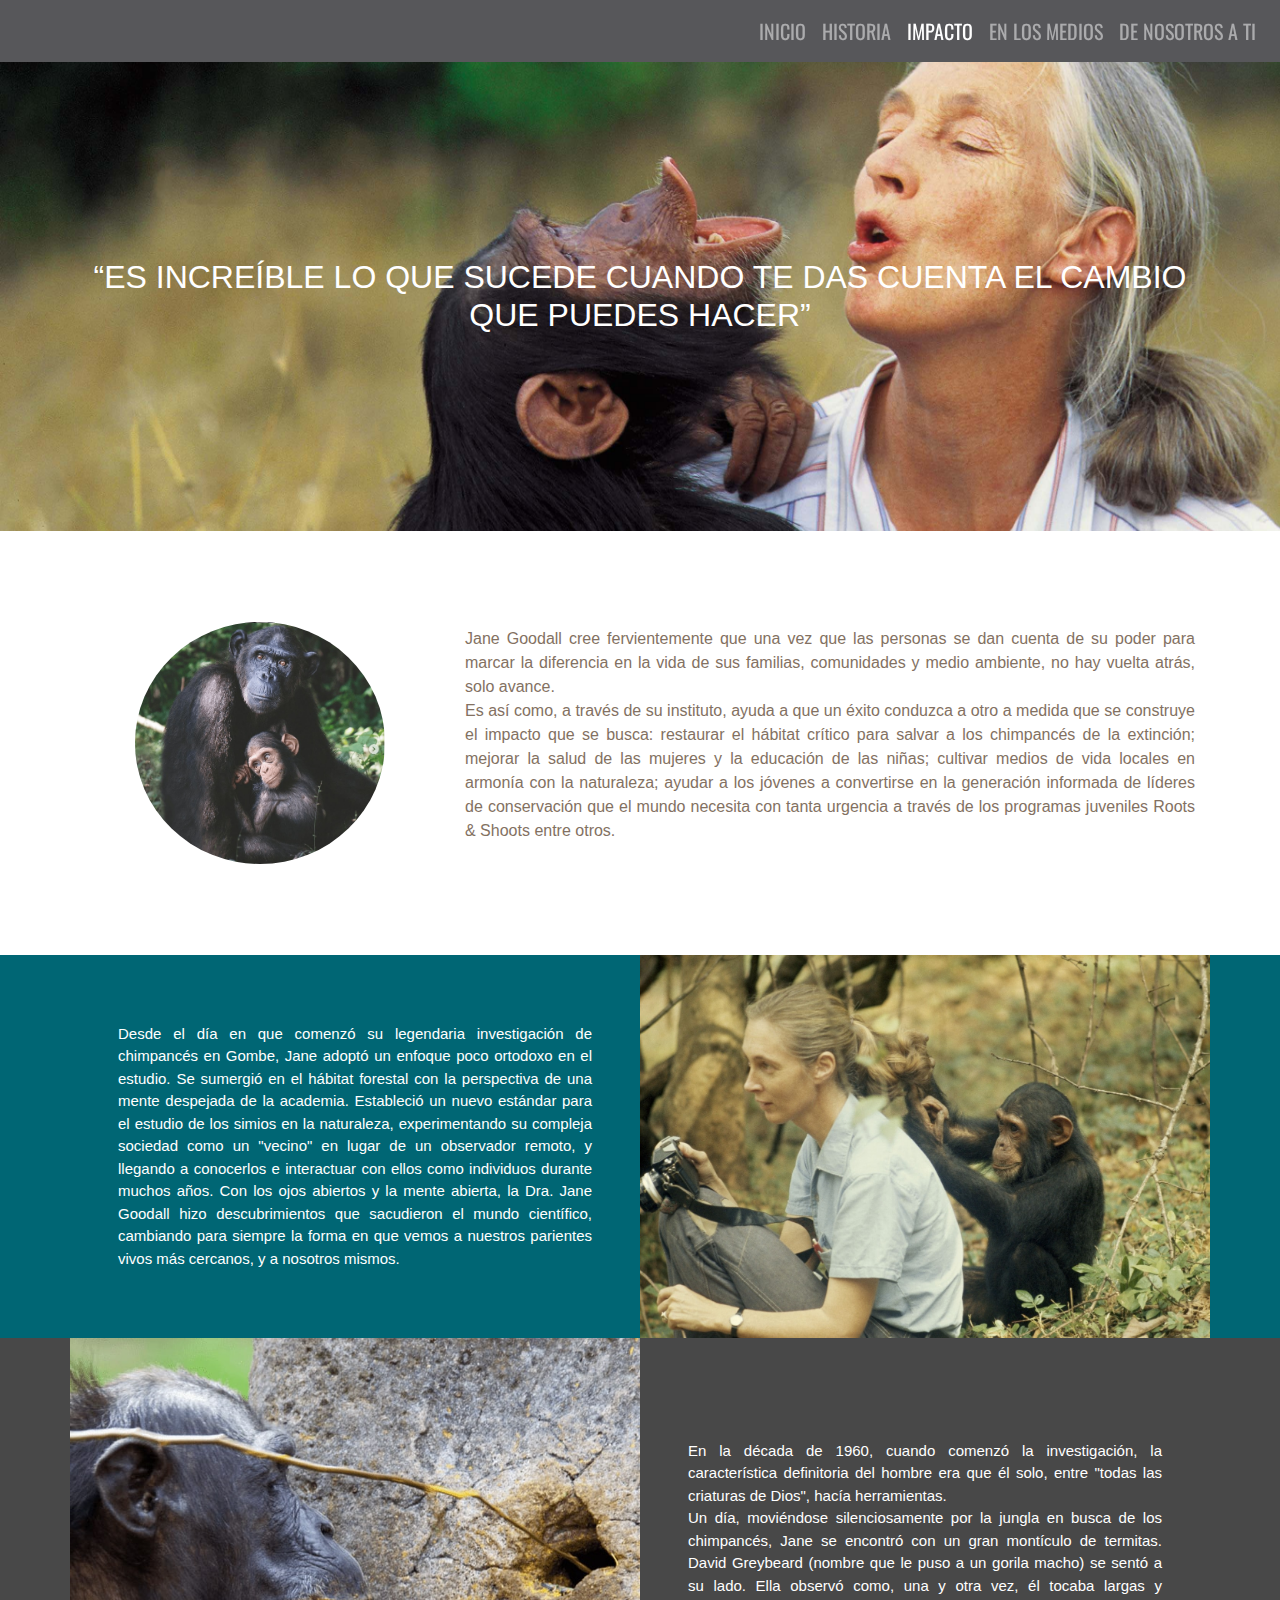
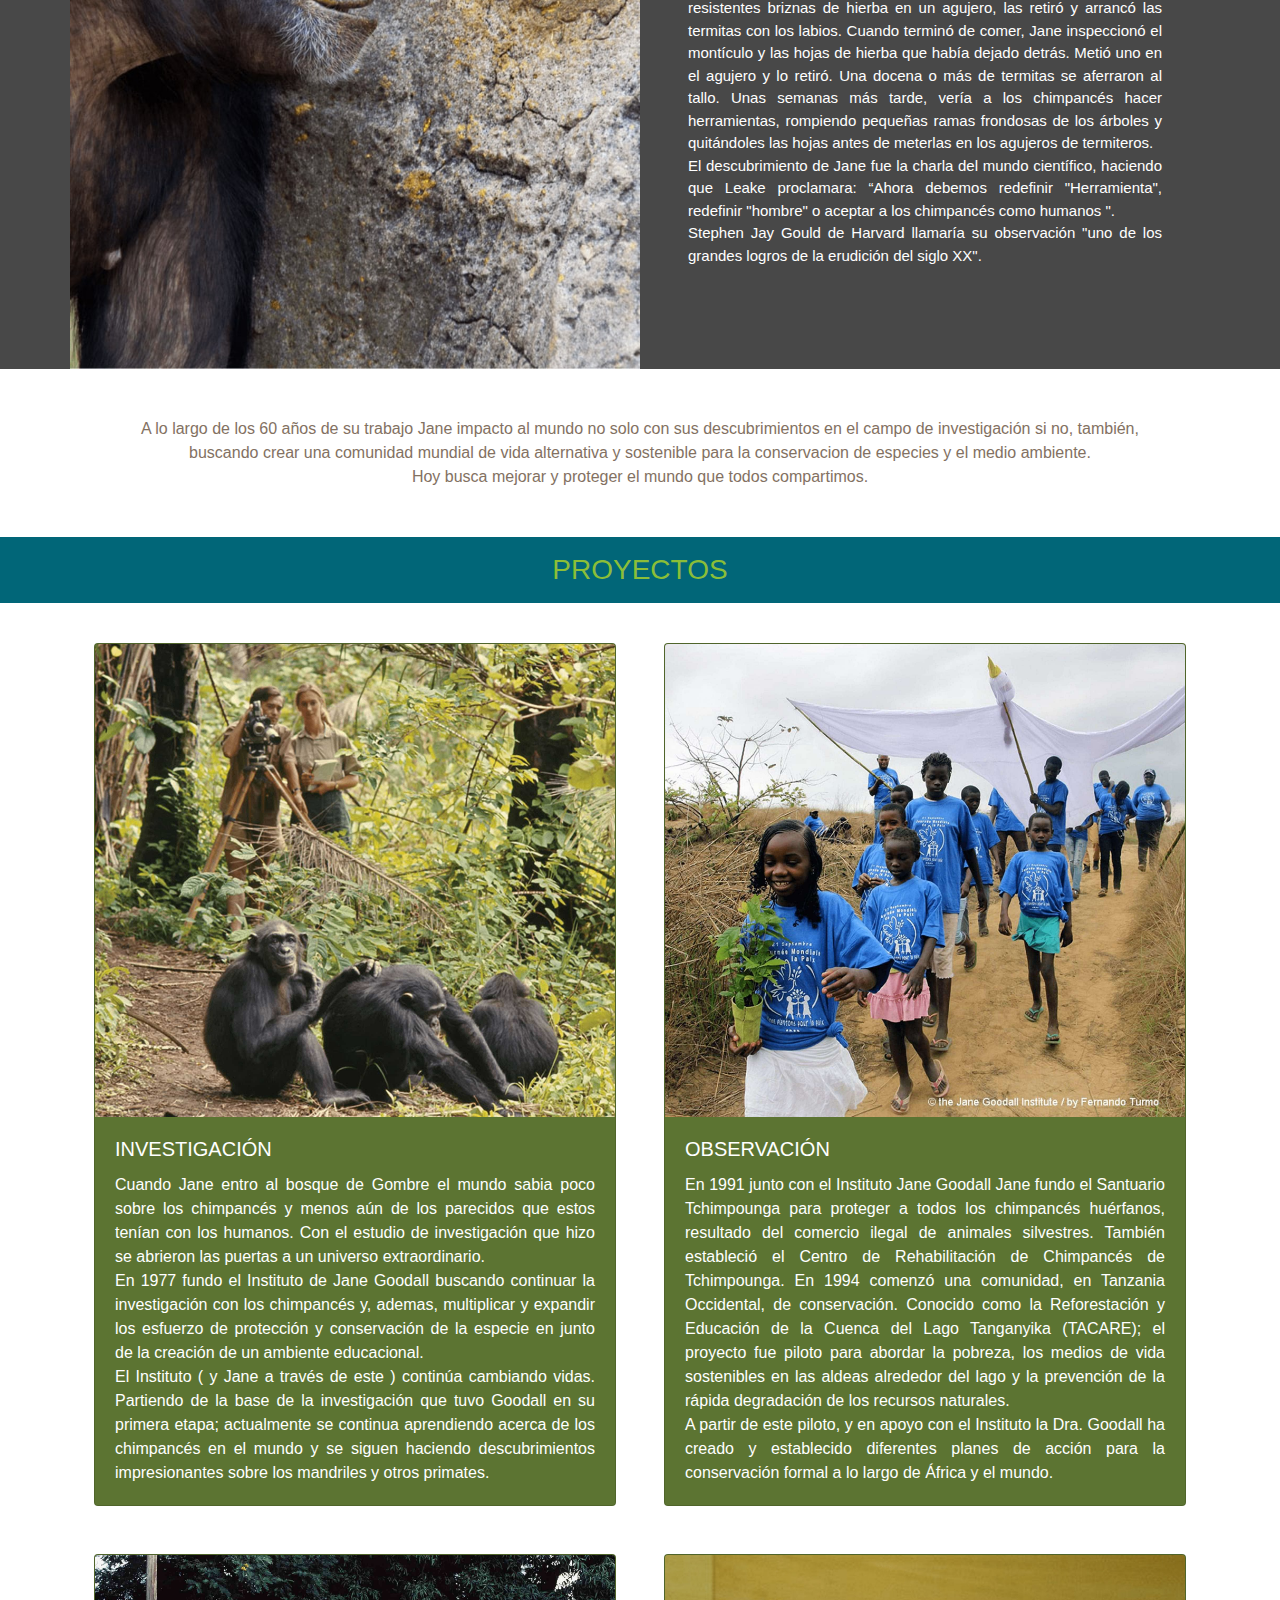
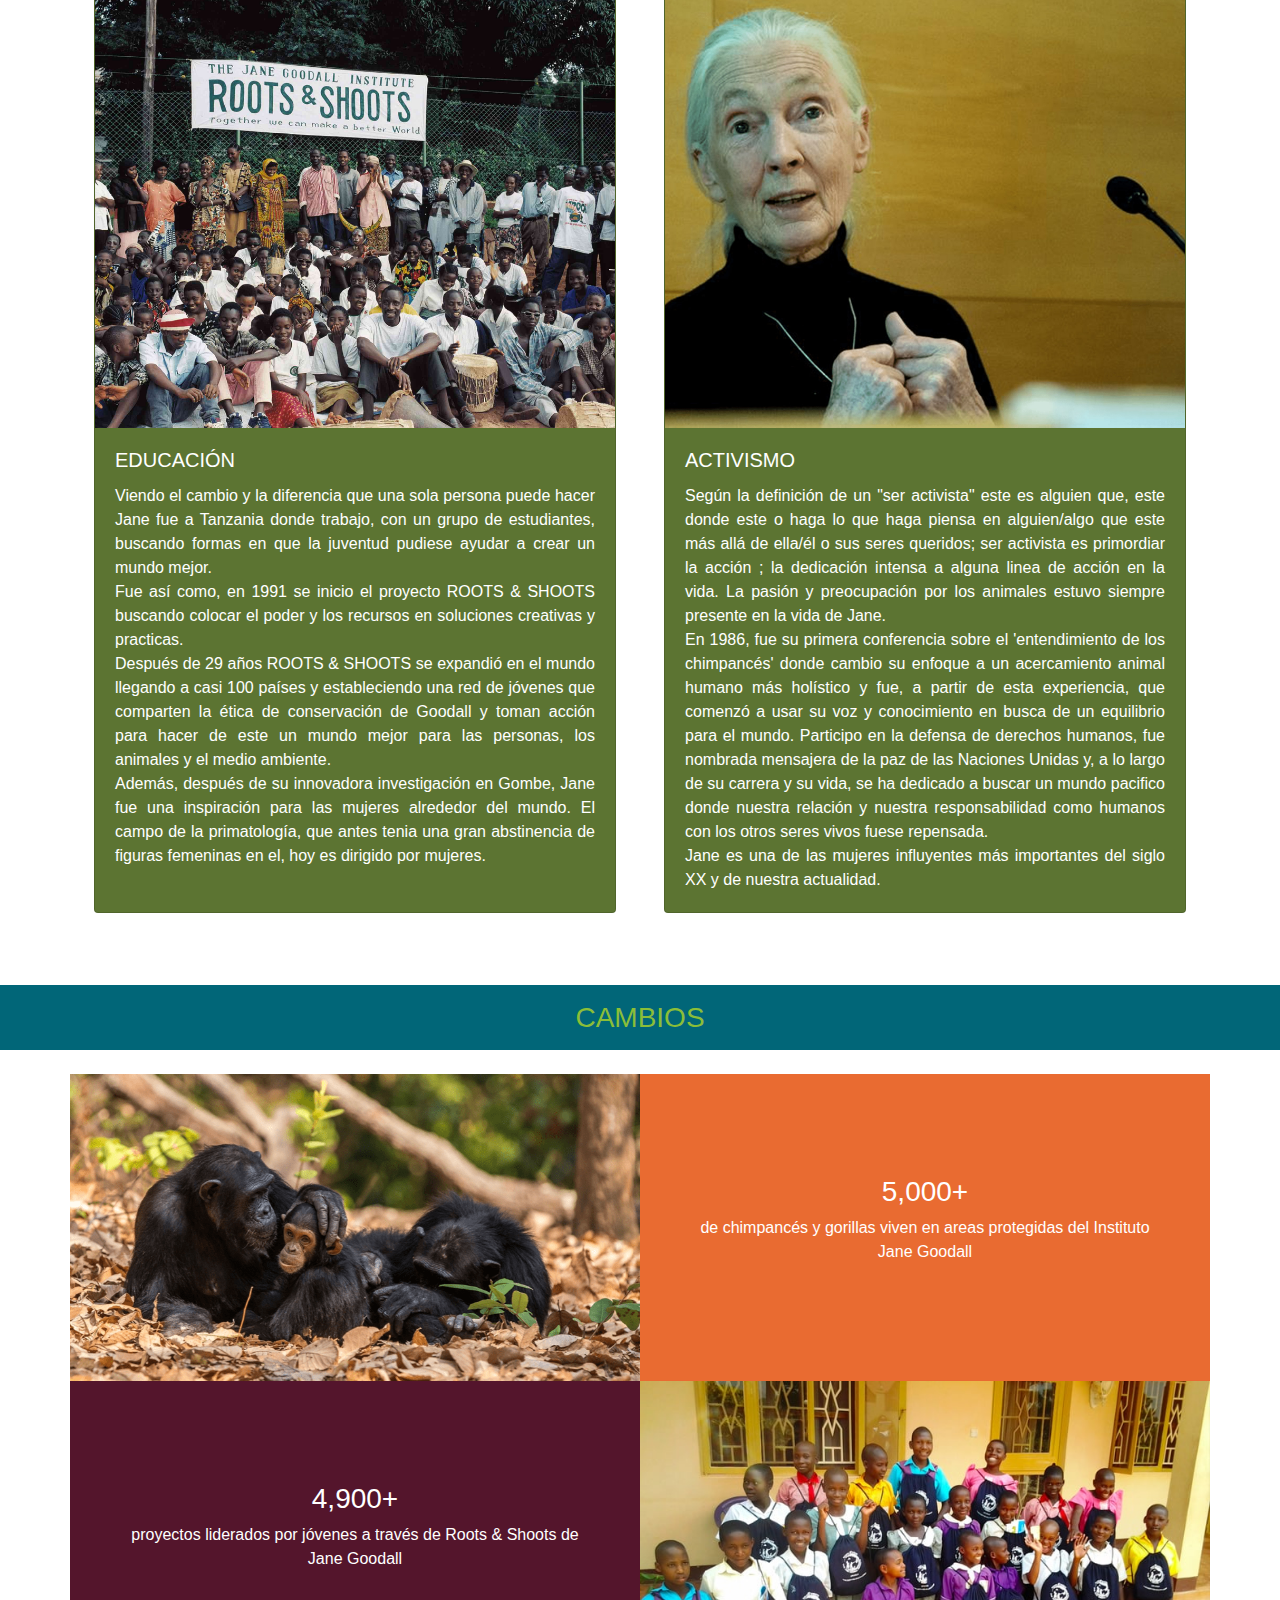
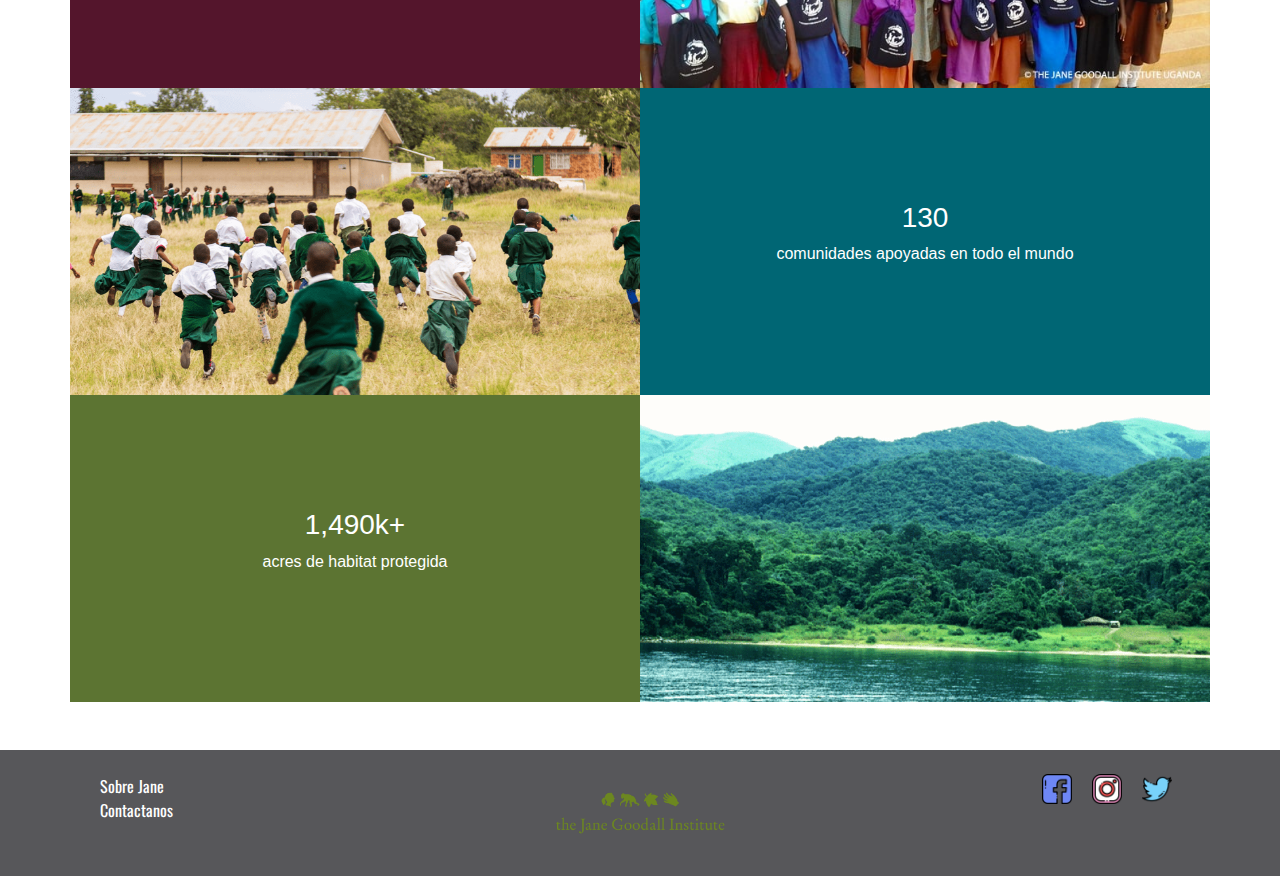
<file: impacto.html>
<!DOCTYPE html>
<html lang="en">

<head>
  <meta charset="UTF-8">
  <meta name="viewport" content="width=device-width, initial-scale=1, shrink-to-fit=no">
  <title>Impacto</title>
  <!-- Bootstrap CSS -->
  <link rel="stylesheet" href="bootstrap-4.5.0-dist/css/bootstrap.min.css">
  <link rel="stylesheet" href="css/style.css">
  <link rel="stylesheet" href="css/impacto.css">
  <link href="https://fonts.googleapis.com/css2?family=Oswald:wght@200;300;400;469;500;600;700&display=swap"
    rel="stylesheet">

</head>

<body>

  <!-- NavBar -->
  <header>
    <nav class="navbar navbar-expand-md navbar-dark navbar-bg fixed-top">
      <button class="navbar-toggler" type="button" data-toggle="collapse" data-target="#navbar">
        <span class="navbar-toggler-icon"></span>
      </button>
      <div class="collapse navbar-collapse justify-content-md-end" id="navbar">
        <ul class="navbar-nav">
          <li class="nav-item">
            <a class="nav-link" href="index.html">INICIO</a>
          </li>
          <li class="nav-item ">
            <a class="nav-link" href="historia.html">HISTORIA</a>
          </li>
          <li class="nav-item active">
            <a class="nav-link" href="#">IMPACTO</a>
          </li>
          <li class="nav-item">
            <a class="nav-link" href="medios.html">EN LOS MEDIOS</a>
          </li>
          <li class="nav-item">
            <a class="nav-link" href="nosotros.html">DE NOSOTROS A TI</a>
          </li>
        </ul>
      </div>
    </nav>
  </header>

  <!-- Loading animation -->
  <div id="preloader" class="row align-items-center justify-content-center placeholder">
    <div class="d-flex ">
      <div class="spinner-border text-success  " role="status"></div>
    </div>
    <p class="m-4 text-success"> Cargando...</p>
  </div>

  <!-- main  -->
  <main id="main" role="main" class="main hide">

    <div class="my-md-0 container-fluid impacto-header-bg">
      <h2 class="px-2 py-5 px-md-5 my-md-5 text-center text-white">
        “ES INCREÍBLE LO QUE SUCEDE CUANDO TE DAS CUENTA EL CAMBIO QUE PUEDES HACER”
      </h2>
    </div>

    <div class="container">
      <div class="row my-5">
        <div class="col-12 col-md-4 text-center my-auto">
          <img src="assets/impacto-quote.jpg" class="img-fluid rounded-circle" alt="Familia de chimpances" width="250"
            height="auto">
        </div>
        <div class="col-12 col-md-8 my-5 text-justify">
          <p class="quote-text">
            Jane Goodall cree fervientemente que una vez que las personas se dan cuenta de su poder para marcar la
            diferencia en la vida de sus familias, comunidades y medio ambiente, no hay vuelta atrás, solo avance. <br>
            Es así como, a través de su instituto, ayuda a que un éxito conduzca a otro a medida que se construye
            el impacto que se busca: restaurar el hábitat crítico para salvar a los chimpancés de la extinción;
            mejorar la salud de las mujeres y la educación de las niñas; cultivar medios de vida locales en armonía
            con la naturaleza; ayudar a los jóvenes a convertirse en la generación informada de líderes de
            conservación que el mundo necesita con tanta urgencia a través de los programas juveniles Roots & Shoots
            entre otros.
          </p>
        </div>
      </div>
    </div>

    <div class="bg-petroleo">
      <div class="container">
        <div class="row">
          <div class="col-12 col-lg-6 order-lg-2 p-0">
            <img src="assets/i-card-1.jpg" class="img-fluid" alt="Jane and a monkey">
          </div>
          <div class=" p-5 p-lg-3 p-xl-5 col-12 col-lg-6 order-lg-1 d-flex align-items-center">
            <p class="font-weight-light text-white text-justify m-0">
              Desde el día en que comenzó su legendaria investigación de chimpancés en Gombe, Jane adoptó un
              enfoque
              poco ortodoxo en el estudio. Se sumergió en el hábitat forestal con la perspectiva de una mente
              despejada
              de la academia.
              Estableció un nuevo estándar para el estudio de los simios en la naturaleza, experimentando su compleja
              sociedad como un "vecino" en lugar de un observador remoto, y llegando a conocerlos e interactuar con
              ellos como individuos durante muchos años.
              Con los ojos abiertos y la mente abierta, la Dra. Jane Goodall hizo descubrimientos que sacudieron el
              mundo científico, cambiando para siempre la forma en que vemos a nuestros parientes vivos más cercanos,
              y
              a nosotros mismos.
            </p>
          </div>
        </div>
      </div>
    </div>

    <div class="bg-gris">
      <div class="container">
        <div class="row">
          <div class="col-12 col-lg-6 p-0">
            <img src="assets/i-card-2-sm.jpg" class="img-fluid d-block d-lg-none" alt="monkey" >
            <img src="assets/i-card-2-lg.jpg" class="img-fluid d-none d-lg-block" alt="monkey" >
          </div>
          <div class="p-5 p-lg-3 p-xl-5 col-12 col-lg-6 d-flex align-items-center">
            <p class="font-weight-light text-white text-justify m-0">
              En la década de 1960, cuando comenzó la investigación, la característica definitoria del hombre era
              que
              él solo, entre "todas las criaturas de Dios", hacía herramientas. <br>
              Un día, moviéndose silenciosamente por la jungla en busca de los chimpancés, Jane se encontró con un
              gran montículo de termitas. David Greybeard (nombre que le puso a un gorila macho) se sentó a su lado.
              Ella observó como, una y otra vez, él tocaba largas y resistentes briznas de hierba en un agujero, las
              retiró y arrancó las termitas con los labios. Cuando terminó de comer, Jane inspeccionó el montículo
              y
              las hojas de hierba que había dejado detrás. Metió uno en el agujero y lo retiró. Una docena o más de
              termitas se aferraron al tallo. Unas semanas más tarde, vería a los chimpancés hacer herramientas, rompiendo pequeñas ramas frondosas de los árboles y quitándoles las hojas antes de meterlas en los
              agujeros
              de termiteros. <br>
              El descubrimiento de Jane fue la charla del mundo científico, haciendo que Leake proclamara: “Ahora
              debemos
              redefinir "Herramienta", redefinir "hombre" o aceptar a los chimpancés como humanos ". <br>
              Stephen Jay Gould de Harvard llamaría su observación "uno de los grandes logros de la erudición del
              siglo
              XX".
            </p>
          </div>
        </div>
      </div>
    </div>

    <div class="container">
      <p class="m-5 text-center quote-text">
        A lo largo de los 60 años de su trabajo Jane impacto al mundo no solo con sus descubrimientos en el campo de
        investigación si no, también, buscando crear una comunidad mundial de vida alternativa y sostenible para
        la conservacion de especies y el medio ambiente. <br>
        Hoy busca mejorar y proteger el mundo que todos compartimos.
      </p>
    </div>

    <div class="container-fluid p-0 ">
      <h3 class="py-3 text-center title bg-title">PROYECTOS</h3>
    </div>

    <div class="container mt-3 mb-5 p-0">
      <div class="row m-0">
        <div class="col-12 col-md-6 p-4">
          <div class="card bg-verde-o h-100">
            <img src="assets/i-card-2-1.jpg" alt="" class="card-img-top">
            <div class="card-body text-white">
              <h5 class="card-title">INVESTIGACIÓN</h5>
              <p class="card-text text-justify">
                Cuando Jane entro al bosque de Gombre el mundo sabia poco sobre los chimpancés y
                menos aún de los parecidos que estos tenían con los humanos. Con el estudio de investigación que
                hizo se abrieron las puertas a un universo extraordinario. <br>
                En 1977 fundo el Instituto de Jane Goodall buscando continuar la investigación con los chimpancés y,
                ademas, multiplicar y expandir los esfuerzo de protección y conservación de la especie en junto de
                la creación de un ambiente educacional. <br>
                El Instituto ( y Jane a través de este ) continúa cambiando vidas. Partiendo de la base de la
                investigación que tuvo Goodall en su primera etapa; actualmente se continua aprendiendo acerca de los
                chimpancés en el mundo y se siguen haciendo descubrimientos impresionantes sobre los mandriles y
                otros primates.
              </p>
            </div>
          </div>
        </div>
        <div class="col-12 col-md-6 p-4">
          <div class="card bg-verde-o h-100">
            <img src="assets/i-card-2-2.jpg" alt="" class="card-img-top">
            <div class="card-body text-white">
              <h5 class="card-title">OBSERVACIÓN</h5>
              <p class="card-text text-justify">
                En 1991 junto con el Instituto Jane Goodall Jane fundo el Santuario Tchimpounga para proteger a todos
                los chimpancés huérfanos, resultado del comercio ilegal de animales silvestres. También estableció
                el Centro de Rehabilitación de Chimpancés de Tchimpounga. En 1994 comenzó una comunidad, en
                Tanzania Occidental, de conservación. Conocido como la Reforestación y Educación de la Cuenca del
                Lago Tanganyika (TACARE); el proyecto fue piloto para abordar la
                pobreza, los medios de vida sostenibles en las aldeas alrededor del lago y la prevención de la
                rápida degradación de los recursos naturales. <br>
                A partir de este piloto, y en apoyo con el Instituto la
                Dra. Goodall ha creado y establecido diferentes planes de acción para la conservación formal a lo
                largo de África y
                el mundo.
              </p>
            </div>
          </div>
        </div>
        <div class="col-12 col-md-6 p-4">
          <div class="card bg-verde-o h-100">
            <img src="assets/i-card-2-3.jpg" alt="" class="card-img-top">
            <div class="card-body text-white">
              <h5 class="card-title">EDUCACIÓN</h5>
              <p class="card-text text-justify">
                Viendo el cambio y la diferencia que una sola persona puede hacer Jane fue a Tanzania donde trabajo, con
                un grupo de estudiantes, buscando formas en que la juventud pudiese ayudar a crear un mundo mejor. <br>
                Fue así como, en 1991 se inicio el proyecto ROOTS & SHOOTS buscando colocar el poder y los recursos en
                soluciones creativas y practicas. <br>
                Después de 29 años ROOTS & SHOOTS se expandió en el mundo llegando a casi 100 países y estableciendo
                una red de jóvenes que comparten la ética de conservación de Goodall y toman acción para hacer de
                este un mundo mejor para las personas, los animales y el medio ambiente. <br>
                Además, después de su innovadora investigación en Gombe, Jane fue una inspiración para las mujeres
                alrededor del mundo. El campo de la primatología, que antes tenia una gran abstinencia de figuras
                femeninas en el, hoy es dirigido por mujeres.
              </p>
            </div>
          </div>
        </div>
        <div class="col-12 col-md-6 p-4">
          <div class="card bg-verde-o h-100">
            <img src="assets/i-card-2-4.jpg" alt="" class="card-img-top">
            <div class="card-body text-white">
              <h5 class="card-title">ACTIVISMO</h5>
              <p class="card-text text-justify">
                Según la definición de un "ser activista" este es alguien que, este donde este o haga lo que haga
                piensa en alguien/algo que este más allá de ella/él o sus seres queridos; ser activista es primordiar
                la acción ; la dedicación intensa a alguna linea de acción en la vida. La pasión y preocupación por
                los animales estuvo siempre presente en la vida de Jane. <br>
                En 1986, fue su primera conferencia sobre el 'entendimiento de los chimpancés' donde cambio su enfoque
                a un acercamiento animal humano más holístico y fue, a partir de esta experiencia, que comenzó a
                usar su voz y conocimiento en busca de un equilibrio para el mundo. Participo en la defensa de derechos
                humanos, fue nombrada mensajera de la paz de las Naciones Unidas y, a lo largo de su carrera y su
                vida, se ha dedicado a buscar un mundo pacifico donde nuestra relación y nuestra responsabilidad como
                humanos con los otros seres vivos fuese repensada. <br>
                Jane es una de las mujeres influyentes más importantes del siglo XX y de nuestra actualidad.
              </p>
            </div>
          </div>
        </div>
      </div>
    </div>

    <div class="container-fluid p-0 ">
      <h3 class="py-3 text-center title bg-title">CAMBIOS</h3>
    </div>

    <div class="container mt-4 mb-5">
      <div class="row">
        <div class="col-12 col-md-7 col-lg-6 p-0">
          <img src="assets/i-card-3-1.png" alt="" class="img-fluid">
        </div>
        <div class="p-5 col-12 col-md-5 col-lg-6 col-lg-6 bg-naranja d-flex justify-content-center align-items-center">
          <div class="text-center text-white">
            <h3>5,000+</h3>
            <p>de chimpancés y gorillas viven en areas protegidas del Instituto Jane Goodall</p>
          </div>
        </div>
      </div>
      <div class="row">
        <div class="col-12 col-md-7 col-lg-6 p-0  order-md-2">
          <img src="assets/i-card-3-2.jpg" alt="" class="img-fluid">
        </div>
        <div class="p-5 col-12 col-md-5 col-lg-6 bg-bordo d-flex justify-content-center align-items-center order-md-1">
          <div class="text-center text-white">
            <h3>4,900+</h3>
            <p>proyectos liderados por jóvenes a través de Roots & Shoots de Jane Goodall</p>
          </div>
        </div>
      </div>
      <div class="row">
        <div class="col-12 col-md-7 col-lg-6 p-0">
          <img src="assets/i-card-3-3.png" alt="" class="img-fluid">
        </div>
        <div class="p-5 col-12 col-md-5 col-lg-6 bg-petroleo d-flex justify-content-center align-items-center ">
          <div class="text-center text-white">
            <h3>130</h3>
            <p>comunidades apoyadas en todo el mundo</p>
          </div>
        </div>
      </div>
      <div class="row">
        <div class="col-12 col-md-7 col-lg-6 p-0  order-md-2">
          <img src="assets/i-card-3-4.png" alt="" class="img-fluid">
        </div>
        <div
          class="p-5 col-12 col-md-5 col-lg-6 bg-verde-o order-md-1 d-flex justify-content-center align-items-center ">
          <div class="text-center text-white">
            <h3>1,490k+</h3>
            <p>
              acres de habitat protegida
            </p>
          </div>
        </div>
      </div>
    </div>

  </main>

  <!-- Footer  -->
  <footer class="py-4 footer">
    <div class="row container mx-auto ">
      <div class="col-12 col-md text-center text-md-left">
        <ul class="list-unstyled text-small">
          <li><a href="cv.html" class="text-white">Sobre Jane</a></li>
          <li><a href="contacto.html" class="text-white">Contactanos</a></li>
        </ul>
      </div>
      <div class="col-12 col-md text-center">
        <img src="assets/Institutologo.png" alt="logo" width="200" height="auto">
      </div>
      <div class="col-12 col-md text-center text-md-right">
        <a href="https://www.facebook.com">
          <img src="assets/facebook.png" class="mx-2 rrss" alt="" width="30" height="30">
        </a>
        <a href="https://instagram.com">
          <img src="assets/instagram.png" class="mx-2 rrss" alt="" width="30" height="30">
        </a>
        <a href="https://twitter.com">
          <img src="assets/twitter.png" class="mx-2 rrss" alt="" width="30" height="30">
        </a>
      </div>
    </div>
  </footer>

  <!-- Scripts -->
  <script src="js/jquery-3.0.0.js"></script>
  <script src="bootstrap-4.5.0-dist/js/bootstrap.bundle.min.js"></script>
  <script src="js/index.js"></script>
</body>

</html>
</file>
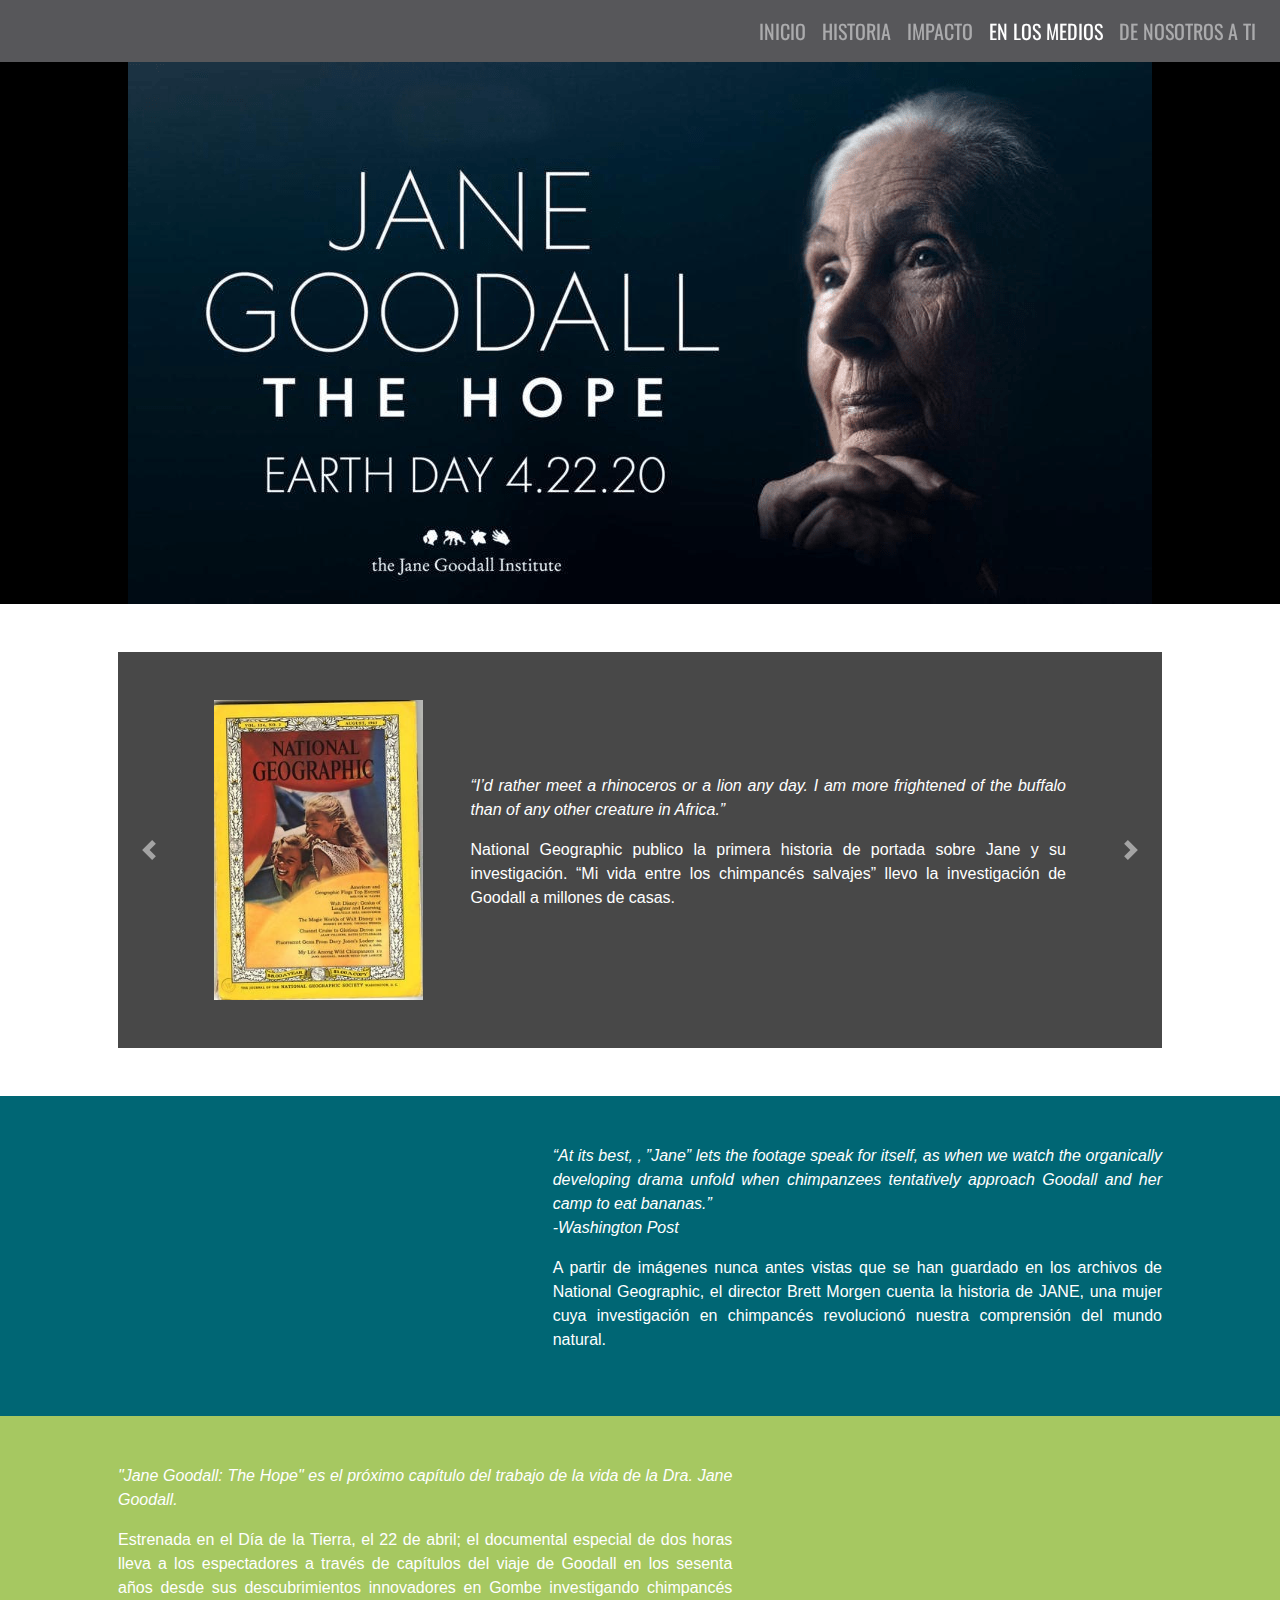
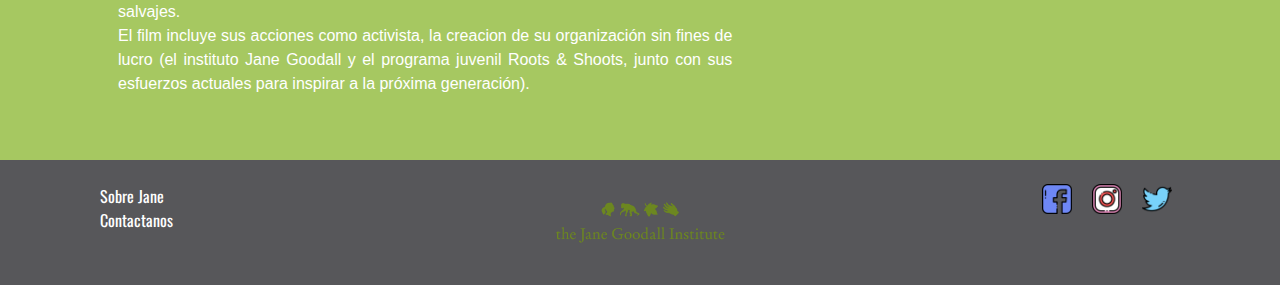
<file: medios.html>
<!DOCTYPE html>
<html lang="en">

<head>
  <meta charset="UTF-8">
  <meta name="viewport" content="width=device-width, initial-scale=1, shrink-to-fit=no">
  <title>Medios</title>
  <!-- Bootstrap CSS -->
  <link rel="stylesheet" href="bootstrap-4.5.0-dist/css/bootstrap.min.css">
  <link rel="stylesheet" href="css/style.css">
  <link rel="stylesheet" href="css/medios.css">
  <link href="https://fonts.googleapis.com/css2?family=Oswald:wght@200;300;400;469;500;600;700&display=swap"
    rel="stylesheet">

</head>

<body>

  <!-- NavBar -->
  <header>
    <nav class="navbar navbar-expand-md navbar-dark navbar-bg fixed-top">
      <button class="navbar-toggler" type="button" data-toggle="collapse" data-target="#navbar">
        <span class="navbar-toggler-icon"></span>
      </button>
      <div class="collapse navbar-collapse justify-content-md-end" id="navbar">
        <ul class="navbar-nav">
          <li class="nav-item">
            <a class="nav-link" href="index.html">INICIO</a>
          </li>
          <li class="nav-item ">
            <a class="nav-link" href="historia.html">HISTORIA</a>
          </li>
          <li class="nav-item ">
            <a class="nav-link" href="impacto.html">IMPACTO</a>
          </li>
          <li class="nav-item active">
            <a class="nav-link" href="#">EN LOS MEDIOS</a>
          </li>
          <li class="nav-item">
            <a class="nav-link" href="nosotros.html">DE NOSOTROS A TI</a>
          </li>
        </ul>
      </div>
    </nav>
  </header>

  <!-- Loading animation -->
  <div id="preloader" class="row align-items-center justify-content-center placeholder">
    <div class="d-flex ">
      <div class="spinner-border text-success" role="status"></div>
    </div>
    <p class="m-4 text-success"> Cargando...</p>
  </div>

  <!-- main  -->
  <main id="main" role="main" class="main hide">

    <div class="container-fluid text-center bg-negro">
      <img src="assets/medios-header-bg.png" alt="" class="img-fluid">
    </div>

    <!-- caruserl -->
    <div class="container px-lg-5 my-5">
      <div id="demo" class="carousel slide" data-ride="carousel" data-interval="false">

        <!-- The slideshow -->
        <div class="carousel-inner">

          <div class="carousel-item bg-gris active">
            <div class="m-5 d-flex flex-column flex-lg-row justify-content-center align-items-center">
              <img src="assets/book-1.jpg" alt="" class="ml-lg-5" height="300px">
              <div class="mt-5 mt-lg-0 mx-lg-5 text-white text-justify">
                <p class="font-italic">
                  “I’d rather meet a rhinoceros or a lion any day. I am more frightened of the buffalo than of any other
                  creature in Africa.”
                </p>
                <p class="font-weight-lighter">
                  National Geographic publico la primera historia de portada sobre Jane y su investigación. “Mi vida
                  entre los chimpancés salvajes” llevo la investigación de Goodall a millones de casas.
                </p>
              </div>
            </div>
          </div>

          <div class="carousel-item bg-gris">
            <div class="m-5 d-flex flex-column flex-lg-row justify-content-center align-items-center">
              <img src="assets/book-2.jpg" alt="" class="ml-lg-5" height="300px">
              <div class="mt-5 mt-lg-0 mx-lg-5 text-white text-justify">
                <p class="font-italic">
                  “Slowly and quietly, but making no attempt to hide, I moved toward the
                  great apes until I was only 30 feet away. As I sat down, they watched me.”
                </p>
                <p class="font-weight-lighter">
                     “Nuevos descubrimientos entre los chimpancés africanos” fue un articulo escrito por Jane Goodall y
                  acompañado por las fotografías de su esposo Hugo en 1965.

                </p>
              </div>
            </div>
          </div>

          <div class="carousel-item bg-gris">
            <div class="m-5 d-flex flex-column flex-lg-row justify-content-center align-items-center">
              <img src="assets/book-3.jpg" alt="" class="ml-lg-5" height="300px">
              <div class="mt-5 mt-lg-0 mx-lg-5 text-white text-justify">
                <p class="font-italic">
                  “We both love be in the nature. We both love our job.”
                </p>
                <p class="font-weight-lighter">
                   Película realizada por Jane y Hugo se estrenó en 1965 y permitió que la vida de Jane junto a sus
                  chimpancés llegue a los hogares de todo el mundo.

                </p>
              </div>
            </div>
          </div>

          <div class="carousel-item bg-gris">
            <div class="m-5 d-flex flex-column flex-lg-row justify-content-center align-items-center">
              <img src="assets/book-4.jpg" alt="" class="ml-lg-5" height="300px">
              <div class="mt-5 mt-lg-0 mx-lg-5 text-white text-justify">
                <p class="font-italic">
                  “The least i can do is to speak out for those who cannot speak for themselves”
                </p>
                <p class="font-weight-lighter">
                 “Mis amigos, los chimpancés salvajes”, libro escrito por Jane; cuenta el drama,
                  el humor, los desafíos y la recompensa de sus años de investigación exhaustiva, junto con las
                  historias de vida de los chimpancés y 166 fotografías a color de Hugo van Lawick.
                </p>
              </div>
            </div>
          </div>

          <div class="carousel-item bg-gris">
            <div class="m-5 d-flex flex-column flex-lg-row justify-content-center align-items-center">
              <img src="assets/book-5.jpg" alt="" class="ml-lg-5" height="300px">
              <div class="mt-5 mt-lg-0 mx-lg-5 text-white text-justify">
                <p class="font-italic">
                  “'One of history's most impressive field studies; an instant animal classic”
                </p>
                <p class="font-italic text-right">
                  -TIME
                </p>
                <p class="font-weight-lighter">
                  El clásico relato de Jane Goodall sobre la investigación de los primates proporciona un relato
                  impresionantemente detallado y absorbente de los primeros años de su estudio de campo y aventuras
                  con chimpancés en Tanzania, África. <br> Es un hito para que todos disfruten.
                </p>
              </div>
            </div>
          </div>

          <div class="carousel-item bg-gris">
            <div class="m-5 d-flex flex-column flex-lg-row justify-content-center align-items-center">
              <img src="assets/book-6.jpg" alt="" class="ml-lg-5" height="300px">
              <div class="mt-5 mt-lg-0 mx-lg-5 text-white text-justify">
                <p class="font-italic">
                  “Tenemos una responsabilidad hacia los otros seres vivos en nuestro planeta cuya existencia se
                  encuentra en constante peligro por nuestro comportamiento”
                </p>
                <p class="font-weight-lighter">
De la científica de renombre mundial Jane Goodall. <br> Como se ve en el nuevo documental de National
                  Geographic <i> Jane</i> viene una memoria conmovedora sobre su epifanía espiritual y un llamado a
                  qué todos puedan encontrar un motivo de esperanza.
                </p>
              </div>
            </div>
          </div>
        </div>

        <!-- Left and right controls -->
        <a class="carousel-control-prev" href="#demo" data-slide="prev" style="width: 6%;">
          <span class="carousel-control-prev-icon"></span>
        </a>
        <a class="carousel-control-next" href="#demo" data-slide="next" style="width: 6%;">
          <span class="carousel-control-next-icon"></span>
        </a>
      </div>
    </div>

    <div class="bg-petroleo">
      <div class="p-0 container">
        <div class="d-flex flex-column flex-lg-row justify-content-center align-items-stretch">
          <div class="my-lg-5 ml-lg-5 embed-responsive embed-responsive-16by9">
			   <iframe class="embed-responsive-item" src="https://www.youtube.com/embed/FRlUJrEUn0Y"></iframe>
			 
          </div>
          <div class="m-4 m-lg-5 text-white text-justify">
            <p class="font-italic">
              “At its best, ‚ ”Jane” lets the footage speak for itself, as when we watch the organically developing
              drama
              unfold when chimpanzees tentatively approach Goodall and her camp to eat bananas.” <br>
              -Washington Post
            </p>
            <p class="font-weight-lighter">
              A partir de imágenes nunca antes vistas que se han guardado en los archivos de National Geographic, el
              director Brett Morgen cuenta la historia de JANE, una mujer cuya investigación en chimpancés
              revolucionó
              nuestra comprensión del mundo natural.
            </p>
          </div>
        </div>
      </div>
    </div>

    <div class="bg-verde">
      <div class="p-0 container">
        <div class="d-flex flex-column flex-lg-row justify-content-center align-items-stretch">
          <div class="my-lg-5 mr-lg-5 embed-responsive embed-responsive-16by9 order-lg-2">
             <iframe class="embed-responsive-item" src="https://www.youtube.com/embed/n_Kir4OvgLo"></iframe>
          </div>
          <div class="m-4 m-lg-5 text-white text-justify order-lg-1">
            <p class="font-italic">
              "Jane Goodall: The Hope" es el próximo capítulo del trabajo de la vida de la Dra. Jane Goodall.
            </p>
            <p class="font-weight-lighter">
              Estrenada en el Día de la Tierra, el 22 de abril; el documental especial de dos horas lleva a los espectadores a través de capítulos del viaje de Goodall en los sesenta años desde sus descubrimientos innovadores en Gombe investigando chimpancés salvajes. <br>
				El film incluye sus acciones como activista, la creacion de su organización sin fines de lucro (el instituto Jane Goodall y el programa juvenil Roots &amp; Shoots, junto con sus esfuerzos actuales para inspirar a la próxima generación).
            </p>
          </div>
        </div>
      </div>
    </div>

  </main>

  <!-- Footer  -->
  <footer class="py-4 footer">
    <div class="row container mx-auto ">
      <div class="col-12 col-md text-center text-md-left">
        <ul class="list-unstyled text-small">
          <li><a href="cv.html" class="text-white">Sobre Jane</a></li>
          <li><a href="contacto.html" class="text-white">Contactanos</a></li>
        </ul>
      </div>
      <div class="col-12 col-md text-center">
        <img src="assets/Institutologo.png" alt="logo" width="200" height="auto">
      </div>
      <div class="col-12 col-md text-center text-md-right">
        <a href="https://www.facebook.com">
          <img src="assets/facebook.png" class="mx-2 rrss" alt="" width="30" height="30">
        </a>
        <a href="https://instagram.com">
          <img src="assets/instagram.png" class="mx-2 rrss" alt="" width="30" height="30">
        </a>
        <a href="https://twitter.com">
          <img src="assets/twitter.png" class="mx-2 rrss" alt="" width="30" height="30">
        </a>
      </div>
    </div>
  </footer>

  <!-- Scripts -->
  <script src="js/jquery-3.0.0.js"></script>
  <script src="bootstrap-4.5.0-dist/js/bootstrap.bundle.min.js"></script>
  <script src="js/index.js"></script>
</body>

</html>
</file>
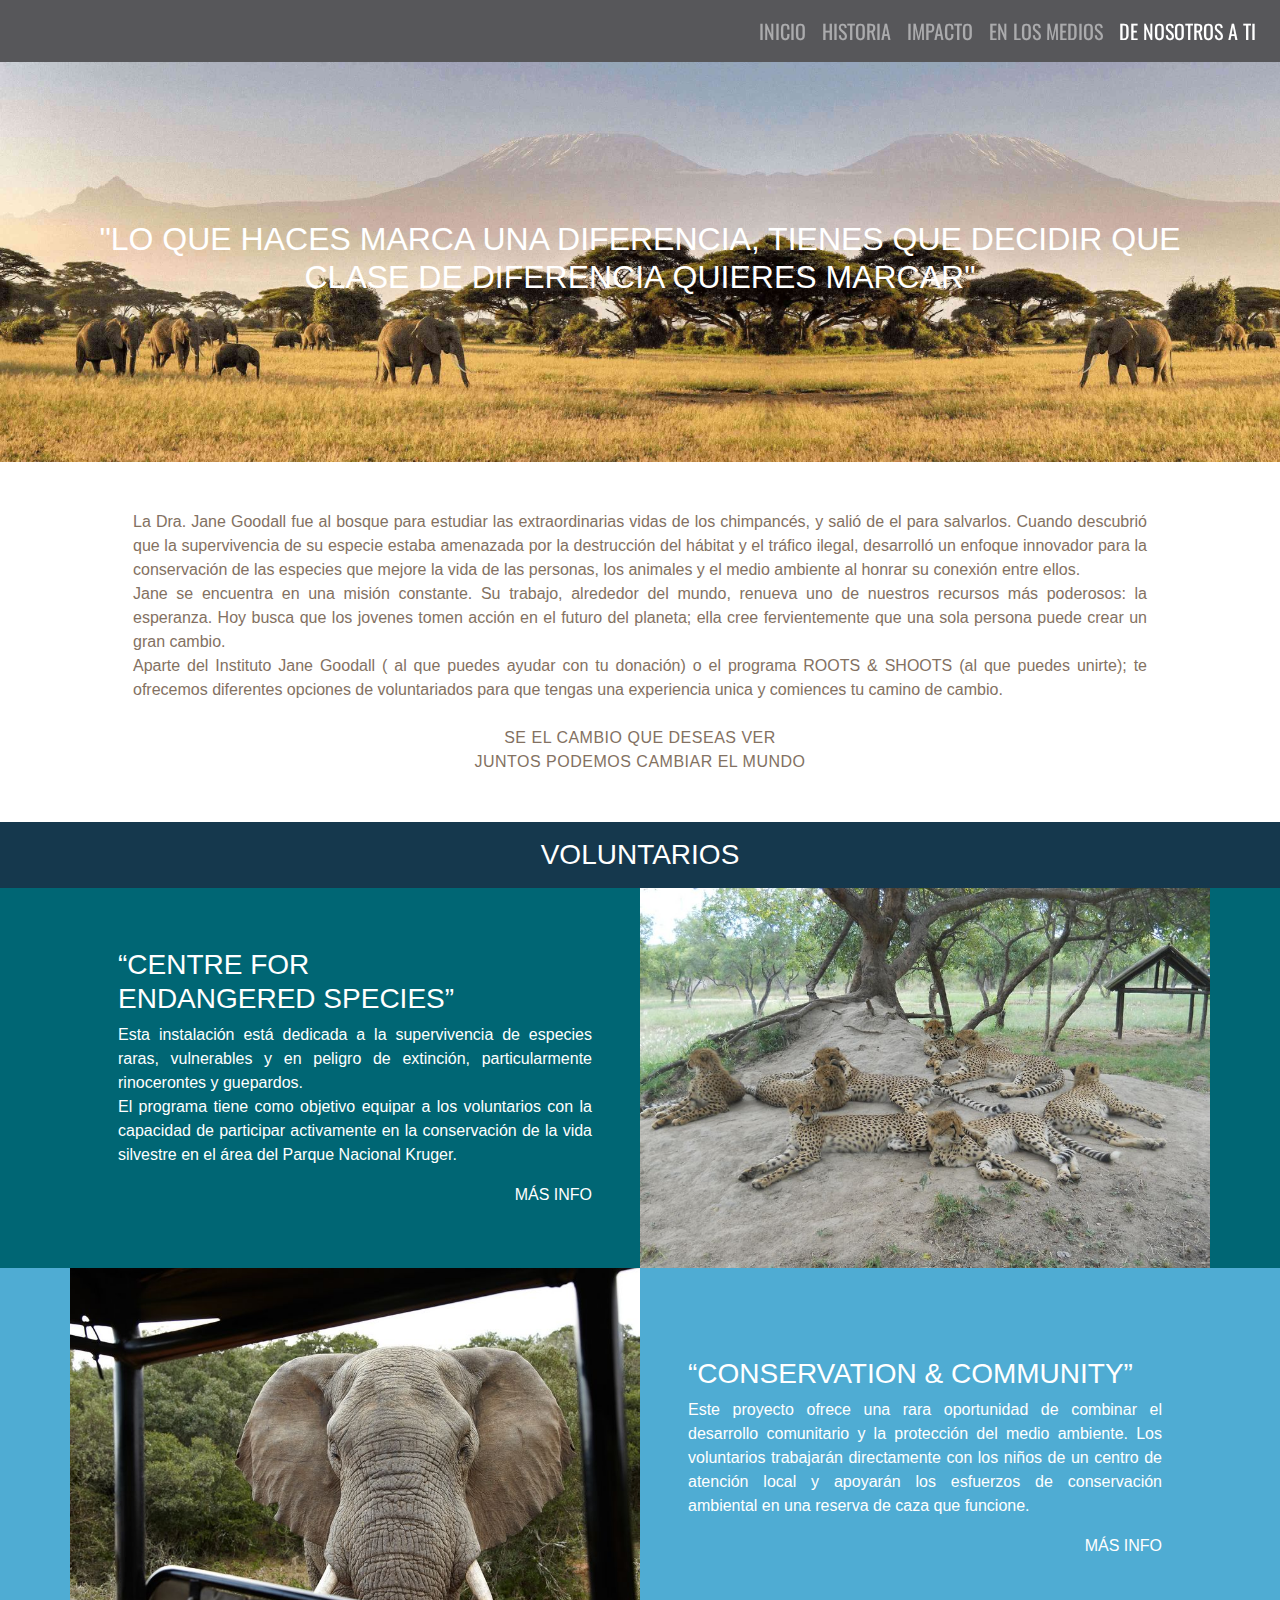
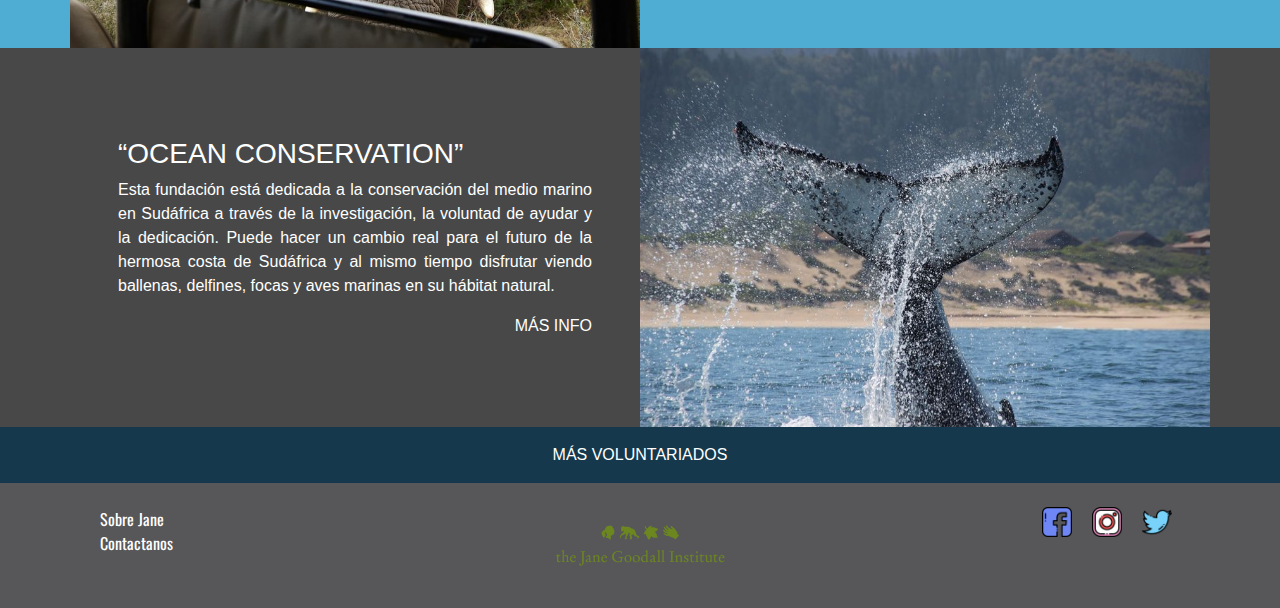
<file: nosotros.html>
<!DOCTYPE html>
<html lang="en">

<head>
  <meta charset="UTF-8">
  <meta name="viewport" content="width=device-width, initial-scale=1, shrink-to-fit=no">
  <title>De nosotros a ti</title>
  <!-- Bootstrap CSS -->
  <link rel="stylesheet" href="bootstrap-4.5.0-dist/css/bootstrap.min.css">
  <link rel="stylesheet" href="css/style.css">
  <link rel="stylesheet" href="css/nosotros.css">
  <link href="https://fonts.googleapis.com/css2?family=Oswald:wght@200;300;400;469;500;600;700&display=swap"
    rel="stylesheet">

</head>

<body>

  <!-- NavBar -->
  <header>
    <nav class="navbar navbar-expand-md navbar-dark navbar-bg fixed-top">
      <button class="navbar-toggler" type="button" data-toggle="collapse" data-target="#navbar">
        <span class="navbar-toggler-icon"></span>
      </button>
      <div class="collapse navbar-collapse justify-content-md-end" id="navbar">
        <ul class="navbar-nav">
          <li class="nav-item">
            <a class="nav-link" href="index.html">INICIO</a>
          </li>
          <li class="nav-item ">
            <a class="nav-link" href="historia.html">HISTORIA</a>
          </li>
          <li class="nav-item ">
            <a class="nav-link" href="impacto.html">IMPACTO</a>
          </li>
          <li class="nav-item">
            <a class="nav-link" href="medios.html">EN LOS MEDIOS</a>
          </li>
          <li class="nav-item active">
            <a class="nav-link" href="#">DE NOSOTROS A TI</a>
          </li>
        </ul>
      </div>
    </nav>
  </header>

  <!-- Loading animation -->
  <div id="preloader" class="row align-items-center justify-content-center placeholder">
    <div class="d-flex ">
      <div class="spinner-border text-success  " role="status"></div>
    </div>
    <p class="m-4 text-success"> Cargando...</p>
  </div>

  <!-- main  -->
  <main id="main" role="main" class="main hide">

    <div class="d-flex align-items-center bg-animation">
      <h2 class="px-5 text-center text-white">
        "LO QUE HACES MARCA UNA DIFERENCIA, TIENES QUE DECIDIR QUE CLASE DE DIFERENCIA QUIERES MARCAR"
      </h2>
    </div>

    <div class="my-5 container">
      <p class="m-5 text-justify quote-text">
        La Dra. Jane Goodall fue al bosque para estudiar las extraordinarias vidas de los chimpancés, y salió de el
        para salvarlos. Cuando descubrió que la supervivencia de su especie estaba amenazada por la destrucción del
        hábitat y el
        tráfico ilegal, desarrolló un enfoque innovador para
        la conservación de las especies que mejore la vida de las personas, los animales y el medio ambiente al honrar
        su conexión entre ellos. <br>
        Jane se encuentra en una misión constante. Su trabajo, alrededor del mundo, renueva uno de nuestros recursos
        más poderosos: la esperanza. Hoy busca que los jovenes tomen acción en el futuro del planeta; ella cree
        fervientemente que una sola persona puede crear un gran cambio. <br>
        Aparte del Instituto Jane Goodall ( al que puedes ayudar con tu donación) o el programa ROOTS & SHOOTS (al que
        puedes unirte); te ofrecemos diferentes opciones de voluntariados para que tengas una experiencia unica y
        comiences tu camino de cambio. <br></p>
      <p class="m-5 mt-n4 text-center quote-text center-txt-nosotros">        
        SE EL CAMBIO QUE DESEAS VER <br>
    JUNTOS PODEMOS CAMBIAR EL MUNDO
      </p>   
    </div>

    <div class="bg-azul">
      <h3 class="py-3 m-0 text-center text-white">VOLUNTARIOS</h3>
    </div>

    <div class="bg-petroleo">
      <div class="container">
        <div class="row">
          <div class="col-12 col-lg-6 order-lg-2 p-0">
            <img src="assets/n-card-1.jpg" class="img-fluid" alt="" width="">
          </div>
          <div class=" px-5 pt-3 pb-5 p-lg-3 p-xl-5 col-12 col-lg-6 order-lg-1 d-flex align-items-center">
            <div class=" d-flex flex-column text-white">
              <h3>“CENTRE FOR <br>ENDANGERED SPECIES”</h3>
              <p class="font-weight-light text-justify">
                Esta instalación está dedicada a la supervivencia de especies raras, vulnerables y en peligro de
                extinción, particularmente rinocerontes y guepardos. <br>
                El programa tiene como objetivo equipar a los voluntarios con la capacidad de participar activamente en
                la conservación de la vida silvestre en el área del Parque Nacional Kruger.
              </p>
              <a class="text-white text-right align-self-end"
                href="https://www.goodhopevolunteers.com/nc/volunteer-projects/detail/name/a/b/centre-for-endangered-species.html">
                MÁS INFO
              </a>
            </div>
          </div>
        </div>
      </div>
    </div>

    <div class="bg-celeste">
      <div class="container">
        <div class="row">
          <div class="col-12 col-lg-6 p-0">
            <img src="assets/n-card-2.jpg" class="img-fluid" alt="" width="">
          </div>
          <div class=" px-5 pt-3 pb-5 p-lg-3 p-xl-5 col-12 col-lg-6 d-flex align-items-center">
            <div class=" d-flex flex-column text-white">
              <h3>“CONSERVATION & COMMUNITY”</h3>
              <p class="font-weight-light text-justify">
                Este proyecto ofrece una rara oportunidad de combinar el desarrollo comunitario y la protección del
                medio ambiente. Los voluntarios trabajarán directamente con los niños de un centro de atención
                local y apoyarán los esfuerzos de conservación ambiental en una reserva de caza que funcione.
              </p>
              <a class="text-white text-right align-self-end"
                href="https://www.goodhopevolunteers.com/nc/volunteer-projects/detail/name/a/b/conservation-community.html">
                MÁS INFO
              </a>
            </div>
          </div>
        </div>
      </div>
    </div>

    <div class="bg-gris">
      <div class="container">
        <div class="row">
          <div class="col-12 col-lg-6 order-lg-2 p-0">
            <img src="assets/n-card-3.jpg" class="img-fluid" alt="" width="">
          </div>
          <div class=" px-5 pt-3 pb-5 p-lg-3 p-xl-5 col-12 col-lg-6 order-lg-1 d-flex align-items-center">
            <div class=" d-flex flex-column text-white">
              <h3>“OCEAN CONSERVATION”</h3>
              <p class="font-weight-light text-justify">
                Esta fundación está dedicada a la conservación del medio marino en Sudáfrica a través de la
                investigación, la voluntad de ayudar y la dedicación. Puede hacer un cambio real para el futuro de
                la hermosa costa de Sudáfrica y al mismo tiempo disfrutar viendo ballenas, delfines, focas y aves
                marinas en su hábitat natural.
              </p>
              <a class="text-white text-right align-self-end"
                href="https://www.goodhopevolunteers.com/nc/volunteer-projects/detail/name/a/b/ocean-conservation.html">
                MÁS INFO
              </a>
            </div>
          </div>
        </div>
      </div>
    </div>

    <div class="bg-azul">
      <div class="py-3 d-flex justify-content-center">
        <a class="text-center text-white" href="https://www.goodhopevolunteers.com">
          MÁS VOLUNTARIADOS
        </a>
      </div>
    </div>

  </main>

  <!-- Footer  -->
  <footer class="py-4 footer">
    <div class="row container mx-auto ">
      <div class="col-12 col-md text-center text-md-left">
        <ul class="list-unstyled text-small">
          <li><a href="cv.html" class="text-white">Sobre Jane</a></li>
          <li><a href="contacto.html" class="text-white">Contactanos</a></li>
        </ul>
      </div>
      <div class="col-12 col-md text-center">
        <img src="assets/Institutologo.png" alt="logo" width="200" height="auto">
      </div>
      <div class="col-12 col-md text-center text-md-right">
        <a href="https://www.facebook.com">
          <img src="assets/facebook.png" class="mx-2 rrss" alt="" width="30" height="30">
        </a>
        <a href="https://instagram.com">
          <img src="assets/instagram.png" class="mx-2 rrss" alt="" width="30" height="30">
        </a>
        <a href="https://twitter.com">
          <img src="assets/twitter.png" class="mx-2 rrss" alt="" width="30" height="30">
        </a>
      </div>
    </div>
  </footer>

  <!-- Scripts -->
  <script src="js/jquery-3.0.0.js"></script>
  <script src="bootstrap-4.5.0-dist/js/bootstrap.bundle.min.js"></script>
  <script src="js/index.js"></script>
</body>

</html>
</file>
<file: css/style.css>
html {
  font-size: 14px;
}

#preloader.loaded {
  opacity: 0;
  transition: .2s ease-in 1s;
}

.placeholder {
  position: absolute;
  width: 100%;
  height: 200px;
  margin: 0;
}

#main.display {
  opacity: 100%;
  transition: 1s ease-in 1s;
}

#main.hide {
  opacity: 0%;
  transition: 1s ease-in 1s;
}

.container-main {
  padding: 0%;
  margin-left: auto;
  margin-right: auto;
}

.navbar-bg {
  background-color: rgba(73, 73, 76, 0.92);
  font-family: 'Oswald', sans-serif;
  font-size: 20px;
}

.main-bg {
  background-color: rgb(171, 171, 171);
}

.main {
  margin-top: 49px;
}

.title {
  color: rgb(139, 190, 56);
  width: 100%;
}

.quote-text {
  color: rgb(131, 113, 98);
}

.footer {
  background-color: rgba(73, 73, 76, 0.92);
  font-family: 'Oswald', sans-serif;
}

.rrss:hover{
  opacity: 50%;
}

/* Background Colors */
.bg-verde {
  background-color: rgb(166, 200, 97);
}

.bg-verde-o {
  background-color: rgb(92, 116, 50);
}

.bg-petroleo {
  background-color: rgb(0, 102, 116);
}

.bg-naranja {
  background-color: rgb(233, 107, 49);
}

.bg-bordo {
  background-color: rgb(84, 21, 44);
}

.bg-gris {
  background-color: rgb(72, 72, 72);
}

.bg-celeste {
  background-color: rgb(79, 172, 211)
}
.bg-negro{
  background-color: black;
}

.bg-azul{
  background-color: rgb(21, 56, 77);
}

.bg-title{
  background-color: rgba(1, 102, 120, 1.00);
}

.contacto-text {color: rgba(139,190,56,1.00);
      }

.center-txt-nosotros{ letter-spacing: 0.5px}



/* Medium */

@media (min-width: 768px) {
  html {
    font-size: 16px;
  }
  .main{
    margin-top: 62px;
  }
}
</file>
<file: css/index.css>
.videoJane {
  width: 100%;
  height: auto;
}

/* Extra Large  */
@media (min-width: 1200px) {
  .container-fluid {
    padding: 0% 7%!important;
  }
}
</file>
<file: css/contacto.css>
.subtitle{
  color: rgb(139, 190, 56);
  border-bottom: 3px solid black;
}
</file>
<file: css/JaneCv.css>
* {
	box-sizing: border-box;
}

body {
	background-color: rgba(73, 73, 76, 0.92);
	margin: 0px;
}

a:link, a:visited, a:active {
	text-decoration: none;
}

h1 {
	font-family: 'Oswald', sans-serif;
	font-size: 40px;
	color: rgba(229, 240, 246, 1.00);
	font-style: normal;
	font-variant: small-caps;
	font-weight: 500;
	align-content: center;
	text-align: center;
	padding: 32px;
	margin: 0;
}

h2 {
	font-family: 'Oswald', sans-serif;
	font-size: 25px;
	color: rgba(229, 240, 246, 1.00);
	font-style: normal;
	font-variant: small-caps;
	font-weight: 500;
	align-content: center;
	text-align: center;
}

h3 {
	font-family: 'Oswald', sans-serif;
	font-size: 25px;
	color: black;
	font-style: normal;
	font-variant: small-caps;
	font-weight: 500;
	text-align: left;
	margin: 50px 15% 0px;
}

p {
	font-family: Gotham, "Helvetica Neue", Helvetica, Arial, "sans-serif";
	font-size: 20px;
	font-weight: 100;
	line-height: 35px;
	align-content: center;
	text-align: justify;
	margin: 0px;
}

footer {
	background-color: rgba(73, 73, 76, 0.92);
	display: flex;
	justify-content: space-between;
}

.navbar {
	display: flex;
	position: fixed;
	background-color: rgba(73, 73, 76, 0.92);
	overflow: hidden;
	top: 0;
	left: 0;
	right: 0;
	align-items: center;
	flex-wrap: wrap;
	justify-content: space-around;
}

.navbar a {
	font-family: 'Oswald', sans-serif;
	color: white;
	font-style: normal;
	font-variant: small-caps;
	font-weight: 500;
	text-decoration: none;
	text-align: center;
	align-content: center;
	font-size: 25px;
	padding: 0px 15px;
	align-self: stretch;
	line-height: 75px;
}

.navbar a:hover {
	background-color: orange;
}

.navbar .title {
	color: #FFFFF0;
	text-align: left;
	font-size: 40px;
	padding: 10px;
	flex-grow: 1;
	flex-shrink: 0;
}

.section {
	background-color: #FFFFF0;
	padding-top: 66px;
}

.quien {
	background-color: rgba(248, 149, 80, 1.00);
}

.proyecto {
	background-color: rgba(151, 26, 80, 1.00);
}

.premios {
	background-color: rgba(192, 215, 124, 1.00);
}

.img-jane {
	border-radius: 50%;
	width: 30%;
	height: auto;
	display: block;
	margin: 50px auto 0px;
}

.text-main {
	padding: 50px 15%;
}

.articles {
	display: flex;
	background-color: #FFFFF0;
	flex-flow: row wrap;
	justify-content: center;
	align-items: center;
	padding: 50px 0px;
}

.article {
	margin: 10px;
	background-color: rgba(2, 121, 141, 1.00);
	flex-basis: 400px;
	align-self: stretch;
	flex: 25%;
	max-width: 22%;
}

.article img {
	width: 100%;
	height: auto;
}

.article p {
	margin: 15px;
	font-size: 18px;
	letter-spacing: 1.5px;
	color: rgba(248, 248, 248, 1.00);
	line-height: 140%;
}

.img-premios {
	width: 60%;
	height: auto;
	display: block;
	margin-left: auto;
	margin-right: auto;
}

.contact-us {
	flex-basis: 300px;
	align-self: center;
}

.img-logo {
	flex-basis: 10%;
	align-self: center;
	margin: 10px 10px;
}

.social {
	flex-basis: 300px;
	display: flex;
	justify-content: space-around;
	align-items: center;
}

.social img {
	width: 50px;
}

/*---- medium ----*/

@media screen and (max-width:768px) {
	h2 {
		font-size: 20px;
	}
	 .navbar .title {
		color: blue;
		flex-grow: 8;
		flex-shrink: 0;
		width: 100%;
		
	}
	.navbar a {
		font-weight: 500;
		font-size: 20px;
		line-height: 35px;
	}
	.section {
		padding-top: 100px;
	}
	.text-quien {
		padding: 50px 3%;
	}
	.article {
		flex: 40%;
		max-width: 46%;
	}
}

/*---- small ----*/

@media screen and (max-width:360px) {
	.navbar .title {
		color: red;
		width: 100%;
		font-size: 25px;
		flex-grow: 8;
		flex-shrink: 0;
	}
	.navbar a {
		font-size: 20px;
		padding: 0px 3px;
	}
	footer {
		flex-direction: column;
	}
	.section {
		padding-top: 84px;
	}
	.contact-us {
		flex-basis: auto;
	}
	.social {
		flex-basis: auto;
	}
	.article {
		flex: 90%;
		max-width: 90%;
	}
}
</file>
<file: css/historia.css>
.historia-header-bg {
  background-image: url(../assets/historia-header-bg.jpg);
  background-position: center;
  background-size: cover;
  background-repeat: no-repeat;
  padding-top: 100px;
  padding-bottom: 100px;
}

.timeline {
  border-left: 3px solid rgb(27, 110, 151);
}

.year-c {
  color: rgb(139, 190, 56);
}

.timeline.card {
  background-color: rgb(27, 110, 151);
  color: white;
  border: none;
}

.carousel-item .card {
  height: 100%;
  width: 100%;
  border-radius: 0;
  transition: opacity 1s;
}

.carousel-item .card:hover {
  opacity: 70%;
}

.carousel-item .card .card-subtitle {
  position: absolute;
  padding-top: 65px;
  padding-right: 20px;
  transition: padding-top 1s;
  font-size: 18px;
}

.carousel-item .card:hover .card-subtitle {
  padding-top: 0;
}

.carousel-item .card .answer {
  opacity: 0;
  padding-top: 65px;
  transition: opacity 1s;
}

.carousel-item .card:hover .answer {
  display: block;
  opacity: 100%;
}

/* Medium */

@media (min-width: 768px) {
  .timeline {
    border: none;
  }
  .timeline::before {
    content: "";
    display: block;
    position: absolute;
    left: 50%;
    width: 0;
    border-left: 3px solid rgb(27, 110, 151);
    height: 9000px;
  }
}

/* large  */

@media (min-width: 992px) {
  .timeline::before {
    height: 7900px;
  }
}
</file>
<file: css/impacto.css>
.impacto-header-bg {
  background-image: url(../assets/impacto-header-bg.jpg);
  background-position: center;
  background-size: cover;
  background-repeat: no-repeat;
  padding-top: 100px;
  padding-bottom: 100px;
}

.font-weight-light{
  font-size: 15px;
}
</file>
<file: css/medios.css>
.medios-header-bg {
  background-image: url(../assets/medios-header-bg.png);
  background-position: center;
  background-size: cover;
  background-repeat: no-repeat;
  padding-top: 100px;
  padding-bottom: 100px;
}
</file>
<file: css/nosotros.css>
.bg-animation {
  background-image: url(../assets/n-bg.jpg);
  background-size: cover;
  background-repeat: repeat-x;
  background-position: 0px 0px;
  height: 400px;
  width: auto;
  animation-name: bg-header;
  animation-duration: 30s;
  animation-iteration-count: infinite;
  animation-timing-function: linear;
}

@keyframes bg-header{
  0% {background-position: 0px 0px;}
  100% {background-position: -1000px 0px;}
}
</file>
